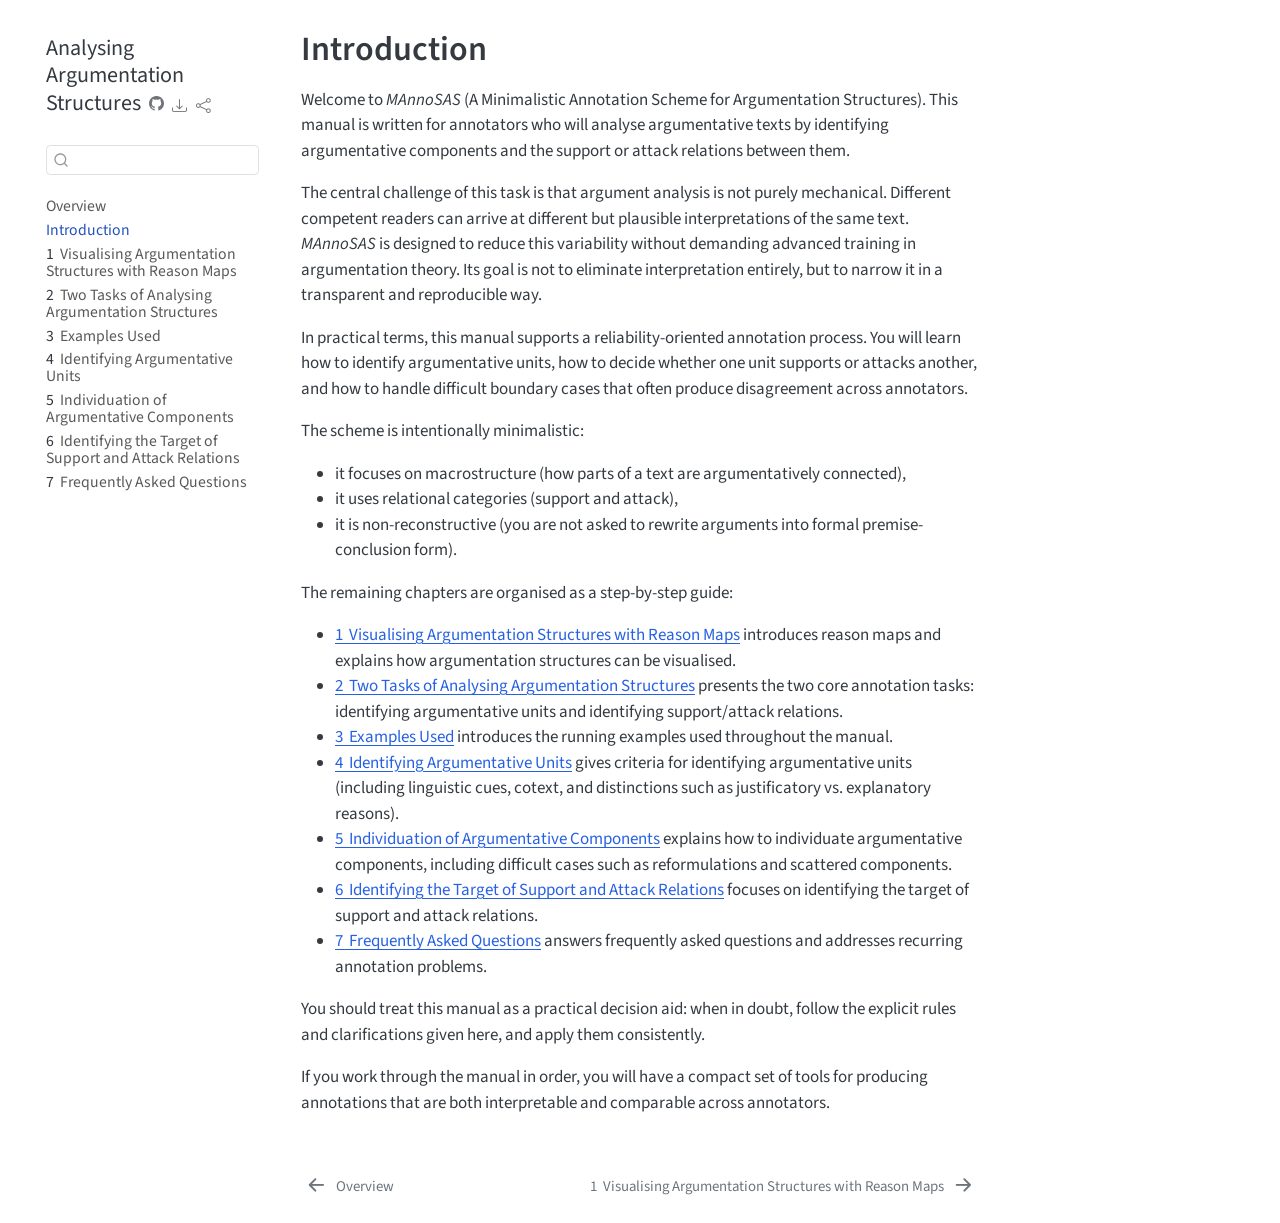
<file: docs/ch00.html>
<!DOCTYPE html>
<html xmlns="http://www.w3.org/1999/xhtml" lang="en" xml:lang="en"><head>

<meta charset="utf-8">
<meta name="generator" content="quarto-1.9.38">

<meta name="viewport" content="width=device-width, initial-scale=1.0, user-scalable=yes">

<meta name="description" content="These guidelines provide clarifications, maxims and hints that will help annotators to analyse the argumentation structure in argumentative texts.">

<title>Introduction – Analysing Argumentation Structures</title>
<style>
/* Default styles provided by pandoc.
** See https://pandoc.org/MANUAL.html#variables-for-html for config info.
*/
code{white-space: pre-wrap;}
span.smallcaps{font-variant: small-caps;}
div.columns{display: flex; gap: min(4vw, 1.5em);}
div.column{flex: auto; overflow-x: auto;}
div.hanging-indent{margin-left: 1.5em; text-indent: -1.5em;}
ul.task-list{list-style: none;}
ul.task-list li input[type="checkbox"] {
  width: 0.8em;
  margin: 0 0.8em 0.2em -1em; /* quarto-specific, see https://github.com/quarto-dev/quarto-cli/issues/4556 */ 
  vertical-align: middle;
}
</style>


<script src="site_libs/quarto-nav/quarto-nav.js"></script>
<script src="site_libs/quarto-nav/headroom.min.js"></script>
<script src="site_libs/clipboard/clipboard.min.js"></script>
<script src="site_libs/quarto-search/autocomplete.umd.js"></script>
<script src="site_libs/quarto-search/fuse.min.js"></script>
<script src="site_libs/quarto-search/quarto-search.js"></script>
<meta name="quarto:offset" content="./">
<link href="./ch01.html" rel="next">
<link href="./index.html" rel="prev">
<script src="site_libs/quarto-html/quarto.js" type="module"></script>
<script src="site_libs/quarto-html/tabsets/tabsets.js" type="module"></script>
<script src="site_libs/quarto-html/popper.min.js"></script>
<script src="site_libs/quarto-html/tippy.umd.min.js"></script>
<script src="site_libs/quarto-html/anchor.min.js"></script>
<link href="site_libs/quarto-html/tippy.css" rel="stylesheet">
<link href="site_libs/quarto-html/quarto-syntax-highlighting-15634bcf2e68342d4ad2dfa704d543f6.css" rel="stylesheet" id="quarto-text-highlighting-styles">
<script src="site_libs/bootstrap/bootstrap.min.js"></script>
<link href="site_libs/bootstrap/bootstrap-icons.css" rel="stylesheet">
<link href="site_libs/bootstrap/bootstrap-9e3e5b9121e68b3f077afb32f2c64d95.min.css" rel="stylesheet" append-hash="true" id="quarto-bootstrap" data-mode="light">
<script id="quarto-search-options" type="application/json">{
  "location": "sidebar",
  "copy-button": false,
  "collapse-after": 3,
  "panel-placement": "start",
  "type": "textbox",
  "limit": 50,
  "keyboard-shortcut": [
    "f",
    "/",
    "s"
  ],
  "show-item-context": false,
  "language": {
    "search-no-results-text": "No results",
    "search-matching-documents-text": "matching documents",
    "search-copy-link-title": "Copy link to search",
    "search-hide-matches-text": "Hide additional matches",
    "search-more-match-text": "more match in this document",
    "search-more-matches-text": "more matches in this document",
    "search-clear-button-title": "Clear",
    "search-text-placeholder": "",
    "search-detached-cancel-button-title": "Cancel",
    "search-submit-button-title": "Submit",
    "search-label": "Search"
  }
}</script>
<meta name="citation_pdf_url" content="https://sebastiancacean.de/mannosas/Analysing-Argumentation-Structures.pdf">
<meta name="DC.type" content="Text.Report">
<meta name="citation_publication_type" content="report">
<meta property="og:type" content="book">


<link rel="stylesheet" href="styles.css">
<meta property="og:title" content="Introduction – Analysing Argumentation Structures">
<meta property="og:description" content="These guidelines provide clarifications, maxims and hints that will help annotators to analyse the argumentation structure in argumentative texts.">
<meta property="og:image" content="https://sebastiancacean.de/mannosas/figures/featured.png">
<meta property="og:site_name" content="Analysing Argumentation Structures">
<meta property="og:image:height" content="998">
<meta property="og:image:width" content="1054">
<meta name="twitter:title" content="Introduction – Analysing Argumentation Structures">
<meta name="twitter:description" content="These guidelines provide clarifications, maxims and hints that will help annotators to analyse the argumentation structure in argumentative texts.">
<meta name="twitter:image" content="https://sebastiancacean.de/mannosas/figures/featured.png">
<meta name="twitter:image-height" content="998">
<meta name="twitter:image-width" content="1054">
<meta name="twitter:card" content="summary_large_image">
<meta name="citation_title" content="Analysing Argumentation Structures - A Minimalistic Annotation Scheme.">
<meta name="citation_abstract" content="These guidelines provide clarifications, maxims and hints that will help annotators to analyse the argumentation structure in argumentative texts.
">
<meta name="citation_author" content="Sebastian Cacean">
<meta name="citation_publication_date" content="2026-09-11">
<meta name="citation_cover_date" content="2026-09-11">
<meta name="citation_year" content="2026">
<meta name="citation_fulltext_html_url" content="https://sebastiancacean.de/mannosas/">
<meta name="citation_doi" content="10.5281/zenodo.22709968">
<meta name="citation_language" content="en">
<meta name="citation_technical_report_number" content="v1.0">
<meta name="citation_reference" content="citation_title=Opinion: Should we use gene editing to produce disease-free babies? A scientist who helped discover CRISPR weighs in.;,citation_abstract=Researchers recently reported that they were able to edit human embryos to fix a dangerous mutation. The technology is inching closer to reality, so we need to take a stand, says biochemist Jennife…;,citation_author=Jennifer A. Doudna;,citation_author=Samuel H. Sternberg;,citation_publication_date=2017-08;,citation_cover_date=2017-08;,citation_year=2017;,citation_fulltext_html_url=https://ideas.ted.com/opinion-should-we-use-gene-editing-to-produce-disease-free-babies-a-scientist-who-helped-discover-crispr-weighs-in/;,citation_language=en-US;,citation_journal_title=ideas.ted.com;">
<meta name="citation_reference" content="citation_title=Why We Still Need Affirmative Action;,citation_abstract=Harvard University is known for many things, including its academic prestige, its use as the primary filming location of “Legally Blonde,” and its controversial affirmative action policy.&nbsp; As much as we’d love to discuss “Legally Blonde,” it’s a perfect movie that can speak for itself. Instead, we’ve decided to tackle something slightly more unpopular: that...;,citation_author=Jarom Gordon;,citation_author=Miles Wang;,citation_publication_date=2019;,citation_cover_date=2019;,citation_year=2019;,citation_fulltext_html_url=https://www.themuseatdreyfoos.com/opinion/2019/12/09/on-affirmative-action/;,citation_journal_title=THE MUSE;">
<meta name="citation_reference" content="citation_title=Pro and Con: Should Gene Editing Be Performed on Human Embryos?;,citation_abstract=The most potent use of the new gene editing technique CRISPR is also the most controversial: tweaking the genomes of human embryos to eliminate genes that cause disease. We don’t allow it now. Should we ever?;,citation_author=John Harris;,citation_author=Marcy Darnovsky;,citation_publication_date=2018-11;,citation_cover_date=2018-11;,citation_year=2018;,citation_fulltext_html_url=https://www.nationalgeographic.com/magazine/article/human-gene-editing-pro-con-opinions;,citation_language=en-US;,citation_journal_title=Magazine;">
<meta name="citation_reference" content="citation_title=Opinion: CRISPR Technology Violates Informed Consent, May Usher Era of Eugenics;,citation_abstract=Gene editing has been an important biotechnological tool aimed at altering and correcting DNA. This technology could decrease risk for disease and change physical features. Due to these powerful sc…;,citation_author=Aliya Jain;,citation_publication_date=2021-05;,citation_cover_date=2021-05;,citation_year=2021;,citation_fulltext_html_url=https://bruinmedicalreview.com/2021/05/07/opinion-crispr-technology-violates-informed-consent-may-usher-era-of-eugenics/;,citation_language=en-US;,citation_journal_title=Bruin Medical Review;">
<meta name="citation_reference" content="citation_title=What are the Ethical Concerns of Genome Editing?;,citation_abstract=Most ethical discussions about genome editing center on human germline editing because changes are passed down to future generations.;,citation_author=undefined NHGRI;,citation_publication_date=2017;,citation_cover_date=2017;,citation_year=2017;,citation_fulltext_html_url=https://www.genome.gov/about-genomics/policy-issues/Genome-Editing/ethical-concerns;,citation_language=en-US;,citation_journal_title=Genome.gov;">
</head>

<body class="nav-sidebar floating quarto-light">

<div id="quarto-search-results"></div>
  <header id="quarto-header" class="headroom fixed-top">
  <nav class="quarto-secondary-nav">
    <div class="container-fluid d-flex">
      <button type="button" class="quarto-btn-toggle btn" data-bs-toggle="collapse" role="button" data-bs-target=".quarto-sidebar-collapse-item" aria-controls="quarto-sidebar" aria-expanded="false" aria-label="Toggle sidebar navigation" onclick="if (window.quartoToggleHeadroom) { window.quartoToggleHeadroom(); }">
        <i class="bi bi-layout-text-sidebar-reverse"></i>
      </button>
        <nav class="quarto-page-breadcrumbs" aria-label="breadcrumb"><ol class="breadcrumb"><li class="breadcrumb-item"><a href="./ch00.html">Introduction</a></li></ol></nav>
        <a class="flex-grow-1" role="navigation" data-bs-toggle="collapse" data-bs-target=".quarto-sidebar-collapse-item" aria-controls="quarto-sidebar" aria-expanded="false" aria-label="Toggle sidebar navigation" onclick="if (window.quartoToggleHeadroom) { window.quartoToggleHeadroom(); }">      
        </a>
      <button type="button" class="btn quarto-search-button" aria-label="Search" onclick="window.quartoOpenSearch();">
        <i class="bi bi-search"></i>
      </button>
    </div>
  </nav>
</header>
<!-- content -->
<div id="quarto-content" class="quarto-container page-columns page-rows-contents page-layout-article">
<!-- sidebar -->
  <nav id="quarto-sidebar" class="sidebar collapse collapse-horizontal quarto-sidebar-collapse-item sidebar-navigation floating overflow-auto">
    <div class="pt-lg-2 mt-2 text-left sidebar-header">
    <div class="sidebar-title mb-0 py-0">
      <a href="./">Analysing Argumentation Structures</a> 
        <div class="sidebar-tools-main tools-wide">
    <a href="https://github.com/xylomorph/mannosas/" title="Source Code" class="quarto-navigation-tool px-1" aria-label="Source Code"><i class="bi bi-github"></i></a>
    <div class="dropdown">
      <a href="" title="Download" id="quarto-navigation-tool-dropdown-0" class="quarto-navigation-tool dropdown-toggle px-1" data-bs-toggle="dropdown" aria-expanded="false" role="link" aria-label="Download"><i class="bi bi-download"></i></a>
      <ul class="dropdown-menu" aria-labelledby="quarto-navigation-tool-dropdown-0">
          <li>
            <a class="dropdown-item sidebar-tools-main-item" href="./Analysing-Argumentation-Structures.pdf">
              <i class="bi bi-file-pdf pe-1"></i>
            Download PDF
            </a>
          </li>
          <li>
            <a class="dropdown-item sidebar-tools-main-item" href="./Analysing-Argumentation-Structures.docx">
              <i class="bi bi-file-word pe-1"></i>
            Download Docx
            </a>
          </li>
      </ul>
    </div>
    <div class="dropdown">
      <a href="" title="Share" id="quarto-navigation-tool-dropdown-1" class="quarto-navigation-tool dropdown-toggle px-1" data-bs-toggle="dropdown" aria-expanded="false" role="link" aria-label="Share"><i class="bi bi-share"></i></a>
      <ul class="dropdown-menu" aria-labelledby="quarto-navigation-tool-dropdown-1">
          <li>
            <a class="dropdown-item sidebar-tools-main-item" href="https://twitter.com/intent/tweet?url=|url|">
              <i class="bi bi-twitter pe-1"></i>
            Twitter
            </a>
          </li>
          <li>
            <a class="dropdown-item sidebar-tools-main-item" href="https://www.linkedin.com/sharing/share-offsite/?url=|url|">
              <i class="bi bi-linkedin pe-1"></i>
            LinkedIn
            </a>
          </li>
      </ul>
    </div>
</div>
    </div>
      </div>
        <div class="mt-2 flex-shrink-0 align-items-center">
        <div class="sidebar-search">
        <div id="quarto-search" class="" title="Search"></div>
        </div>
        </div>
    <div class="sidebar-menu-container"> 
    <ul class="list-unstyled mt-1">
        <li class="sidebar-item">
  <div class="sidebar-item-container"> 
  <a href="./index.html" class="sidebar-item-text sidebar-link">
 <span class="menu-text">Overview</span></a>
  </div>
</li>
        <li class="sidebar-item">
  <div class="sidebar-item-container"> 
  <a href="./ch00.html" class="sidebar-item-text sidebar-link active">
 <span class="menu-text">Introduction</span></a>
  </div>
</li>
        <li class="sidebar-item">
  <div class="sidebar-item-container"> 
  <a href="./ch01.html" class="sidebar-item-text sidebar-link">
 <span class="menu-text"><span class="chapter-number">1</span>&nbsp; <span class="chapter-title">Visualising Argumentation Structures with Reason Maps</span></span></a>
  </div>
</li>
        <li class="sidebar-item">
  <div class="sidebar-item-container"> 
  <a href="./ch02.html" class="sidebar-item-text sidebar-link">
 <span class="menu-text"><span class="chapter-number">2</span>&nbsp; <span class="chapter-title">Two Tasks of Analysing Argumentation Structures</span></span></a>
  </div>
</li>
        <li class="sidebar-item">
  <div class="sidebar-item-container"> 
  <a href="./ch03.html" class="sidebar-item-text sidebar-link">
 <span class="menu-text"><span class="chapter-number">3</span>&nbsp; <span class="chapter-title">Examples Used</span></span></a>
  </div>
</li>
        <li class="sidebar-item">
  <div class="sidebar-item-container"> 
  <a href="./ch04.html" class="sidebar-item-text sidebar-link">
 <span class="menu-text"><span class="chapter-number">4</span>&nbsp; <span class="chapter-title">Identifying Argumentative Units</span></span></a>
  </div>
</li>
        <li class="sidebar-item">
  <div class="sidebar-item-container"> 
  <a href="./ch05.html" class="sidebar-item-text sidebar-link">
 <span class="menu-text"><span class="chapter-number">5</span>&nbsp; <span class="chapter-title">Individuation of Argumentative Components</span></span></a>
  </div>
</li>
        <li class="sidebar-item">
  <div class="sidebar-item-container"> 
  <a href="./ch06.html" class="sidebar-item-text sidebar-link">
 <span class="menu-text"><span class="chapter-number">6</span>&nbsp; <span class="chapter-title">Identifying the Target of Support and Attack Relations</span></span></a>
  </div>
</li>
        <li class="sidebar-item">
  <div class="sidebar-item-container"> 
  <a href="./ch07.html" class="sidebar-item-text sidebar-link">
 <span class="menu-text"><span class="chapter-number">7</span>&nbsp; <span class="chapter-title">Frequently Asked Questions</span></span></a>
  </div>
</li>
    </ul>
    </div>
</nav>
<div id="quarto-sidebar-glass" class="quarto-sidebar-collapse-item" data-bs-toggle="collapse" data-bs-target=".quarto-sidebar-collapse-item"></div>
<!-- margin-sidebar -->
    <div id="quarto-margin-sidebar" class="sidebar margin-sidebar zindex-bottom">
        
    </div>
<!-- main -->
<main class="content" id="quarto-document-content">

<header id="title-block-header" class="quarto-title-block default">
<div class="quarto-title">
<h1 class="title">Introduction</h1>
</div>



<div class="quarto-title-meta">

    
  
    
  </div>
  


</header>


<p>Welcome to <em>MAnnoSAS</em> (A Minimalistic Annotation Scheme for Argumentation Structures). This manual is written for annotators who will analyse argumentative texts by identifying argumentative components and the support or attack relations between them.</p>
<p>The central challenge of this task is that argument analysis is not purely mechanical. Different competent readers can arrive at different but plausible interpretations of the same text. <em>MAnnoSAS</em> is designed to reduce this variability without demanding advanced training in argumentation theory. Its goal is not to eliminate interpretation entirely, but to narrow it in a transparent and reproducible way.</p>
<p>In practical terms, this manual supports a reliability-oriented annotation process. You will learn how to identify argumentative units, how to decide whether one unit supports or attacks another, and how to handle difficult boundary cases that often produce disagreement across annotators.</p>
<p>The scheme is intentionally minimalistic:</p>
<ul>
<li>it focuses on macrostructure (how parts of a text are argumentatively connected),</li>
<li>it uses relational categories (support and attack),</li>
<li>it is non-reconstructive (you are not asked to rewrite arguments into formal premise-conclusion form).</li>
</ul>
<p>The remaining chapters are organised as a step-by-step guide:</p>
<ul>
<li><strong><a href="ch01.html" class="quarto-xref"><span>1&nbsp; Visualising Argumentation Structures with Reason Maps</span></a></strong> introduces reason maps and explains how argumentation structures can be visualised.</li>
<li><strong><a href="ch02.html" class="quarto-xref"><span>2&nbsp; Two Tasks of Analysing Argumentation Structures</span></a></strong> presents the two core annotation tasks: identifying argumentative units and identifying support/attack relations.</li>
<li><strong><a href="ch03.html" class="quarto-xref"><span>3&nbsp; Examples Used</span></a></strong> introduces the running examples used throughout the manual.</li>
<li><strong><a href="ch04.html" class="quarto-xref"><span>4&nbsp; Identifying Argumentative Units</span></a></strong> gives criteria for identifying argumentative units (including linguistic cues, cotext, and distinctions such as justificatory vs.&nbsp;explanatory reasons).</li>
<li><strong><a href="ch05.html" class="quarto-xref"><span>5&nbsp; Individuation of Argumentative Components</span></a></strong> explains how to individuate argumentative components, including difficult cases such as reformulations and scattered components.</li>
<li><strong><a href="ch06.html" class="quarto-xref"><span>6&nbsp; Identifying the Target of Support and Attack Relations</span></a></strong> focuses on identifying the target of support and attack relations.</li>
<li><strong><a href="ch07.html" class="quarto-xref"><span>7&nbsp; Frequently Asked Questions</span></a></strong> answers frequently asked questions and addresses recurring annotation problems.</li>
</ul>
<p>You should treat this manual as a practical decision aid: when in doubt, follow the explicit rules and clarifications given here, and apply them consistently.</p>
<p>If you work through the manual in order, you will have a compact set of tools for producing annotations that are both interpretable and comparable across annotators.</p>



</main> <!-- /main -->
<script id="quarto-html-after-body" type="application/javascript">
  window.document.addEventListener("DOMContentLoaded", function (event) {
    const icon = "";
    const anchorJS = new window.AnchorJS();
    anchorJS.options = {
      placement: 'right',
      icon: icon
    };
    anchorJS.add('.anchored');
    const isCodeAnnotation = (el) => {
      for (const clz of el.classList) {
        if (clz.startsWith('code-annotation-')) {                     
          return true;
        }
      }
      return false;
    }
    const onCopySuccess = function(e) {
      // button target
      const button = e.trigger;
      // don't keep focus
      button.blur();
      // flash "checked"
      button.classList.add('code-copy-button-checked');
      var currentTitle = button.getAttribute("title");
      button.setAttribute("title", "Copied!");
      let tooltip;
      if (window.bootstrap) {
        button.setAttribute("data-bs-toggle", "tooltip");
        button.setAttribute("data-bs-placement", "left");
        button.setAttribute("data-bs-title", "Copied!");
        tooltip = new bootstrap.Tooltip(button, 
          { trigger: "manual", 
            customClass: "code-copy-button-tooltip",
            offset: [0, -8]});
        tooltip.show();    
      }
      setTimeout(function() {
        if (tooltip) {
          tooltip.hide();
          button.removeAttribute("data-bs-title");
          button.removeAttribute("data-bs-toggle");
          button.removeAttribute("data-bs-placement");
        }
        button.setAttribute("title", currentTitle);
        button.classList.remove('code-copy-button-checked');
      }, 1000);
      // clear code selection
      e.clearSelection();
    }
    const getTextToCopy = function(trigger) {
      const outerScaffold = trigger.parentElement.cloneNode(true);
      const codeEl = outerScaffold.querySelector('code');
      for (const childEl of codeEl.children) {
        if (isCodeAnnotation(childEl)) {
          childEl.remove();
        }
      }
      return codeEl.innerText;
    }
    const clipboard = new window.ClipboardJS('.code-copy-button:not([data-in-quarto-modal])', {
      text: getTextToCopy
    });
    clipboard.on('success', onCopySuccess);
    if (window.document.getElementById('quarto-embedded-source-code-modal')) {
      const clipboardModal = new window.ClipboardJS('.code-copy-button[data-in-quarto-modal]', {
        text: getTextToCopy,
        container: window.document.getElementById('quarto-embedded-source-code-modal')
      });
      clipboardModal.on('success', onCopySuccess);
    }
      var localhostRegex = new RegExp(/^(?:http|https):\/\/localhost\:?[0-9]*\//);
      var mailtoRegex = new RegExp(/^mailto:/);
        var filterRegex = new RegExp("https:\/\/sebastiancacean\.de\/mannosas\/");
      var isInternal = (href) => {
          return filterRegex.test(href) || localhostRegex.test(href) || mailtoRegex.test(href);
      }
      // Inspect non-navigation links and adorn them if external
     var links = window.document.querySelectorAll('a[href]:not(.nav-link):not(.navbar-brand):not(.toc-action):not(.sidebar-link):not(.sidebar-item-toggle):not(.pagination-link):not(.no-external):not([aria-hidden]):not(.dropdown-item):not(.quarto-navigation-tool):not(.about-link)');
      for (var i=0; i<links.length; i++) {
        const link = links[i];
        if (!isInternal(link.href)) {
          // undo the damage that might have been done by quarto-nav.js in the case of
          // links that we want to consider external
          if (link.dataset.originalHref !== undefined) {
            link.href = link.dataset.originalHref;
          }
            // target, if specified
            link.setAttribute("target", "_blank");
            if (link.getAttribute("rel") === null) {
              link.setAttribute("rel", "noopener");
            }
        }
      }
    function tippyHover(el, contentFn, onTriggerFn, onUntriggerFn) {
      const config = {
        allowHTML: true,
        maxWidth: 500,
        delay: 100,
        arrow: false,
        appendTo: function(el) {
            return el.parentElement;
        },
        interactive: true,
        interactiveBorder: 10,
        theme: 'quarto',
        placement: 'bottom-start',
      };
      if (contentFn) {
        config.content = contentFn;
      }
      if (onTriggerFn) {
        config.onTrigger = onTriggerFn;
      }
      if (onUntriggerFn) {
        config.onUntrigger = onUntriggerFn;
      }
      window.tippy(el, config); 
    }
    const noterefs = window.document.querySelectorAll('a[role="doc-noteref"]');
    for (var i=0; i<noterefs.length; i++) {
      const ref = noterefs[i];
      tippyHover(ref, function() {
        // use id or data attribute instead here
        let href = ref.getAttribute('data-footnote-href') || ref.getAttribute('href');
        try { href = new URL(href).hash; } catch {}
        const id = href.replace(/^#\/?/, "");
        const note = window.document.getElementById(id);
        if (note) {
          return note.innerHTML;
        } else {
          return "";
        }
      });
    }
    const xrefs = window.document.querySelectorAll('a.quarto-xref');
    const processXRef = (id, note) => {
      // Strip column container classes
      const stripColumnClz = (el) => {
        el.classList.remove("page-full", "page-columns");
        if (el.children) {
          for (const child of el.children) {
            stripColumnClz(child);
          }
        }
      }
      stripColumnClz(note)
      if (id === null || id.startsWith('sec-')) {
        // Special case sections, only their first couple elements
        const container = document.createElement("div");
        if (note.children && note.children.length > 2) {
          container.appendChild(note.children[0].cloneNode(true));
          for (let i = 1; i < note.children.length; i++) {
            const child = note.children[i];
            if (child.tagName === "P" && child.innerText === "") {
              continue;
            } else {
              container.appendChild(child.cloneNode(true));
              break;
            }
          }
          if (window.Quarto?.typesetMath) {
            window.Quarto.typesetMath(container);
          }
          return container.innerHTML
        } else {
          if (window.Quarto?.typesetMath) {
            window.Quarto.typesetMath(note);
          }
          return note.innerHTML;
        }
      } else {
        // Remove any anchor links if they are present
        const anchorLink = note.querySelector('a.anchorjs-link');
        if (anchorLink) {
          anchorLink.remove();
        }
        if (window.Quarto?.typesetMath) {
          window.Quarto.typesetMath(note);
        }
        if (note.classList.contains("callout")) {
          return note.outerHTML;
        } else {
          return note.innerHTML;
        }
      }
    }
    for (var i=0; i<xrefs.length; i++) {
      const xref = xrefs[i];
      tippyHover(xref, undefined, function(instance) {
        instance.disable();
        let url = xref.getAttribute('href');
        let hash = undefined; 
        if (url.startsWith('#')) {
          hash = url;
        } else {
          try { hash = new URL(url).hash; } catch {}
        }
        if (hash) {
          const id = hash.replace(/^#\/?/, "");
          const note = window.document.getElementById(id);
          if (note !== null) {
            try {
              const html = processXRef(id, note.cloneNode(true));
              instance.setContent(html);
            } finally {
              instance.enable();
              instance.show();
            }
          } else {
            // See if we can fetch this
            fetch(url.split('#')[0])
            .then(res => res.text())
            .then(html => {
              const parser = new DOMParser();
              const htmlDoc = parser.parseFromString(html, "text/html");
              const note = htmlDoc.getElementById(id);
              if (note !== null) {
                const html = processXRef(id, note);
                instance.setContent(html);
              } 
            }).finally(() => {
              instance.enable();
              instance.show();
            });
          }
        } else {
          // See if we can fetch a full url (with no hash to target)
          // This is a special case and we should probably do some content thinning / targeting
          fetch(url)
          .then(res => res.text())
          .then(html => {
            const parser = new DOMParser();
            const htmlDoc = parser.parseFromString(html, "text/html");
            const note = htmlDoc.querySelector('main.content');
            if (note !== null) {
              // This should only happen for chapter cross references
              // (since there is no id in the URL)
              // remove the first header
              if (note.children.length > 0 && note.children[0].tagName === "HEADER") {
                note.children[0].remove();
              }
              const html = processXRef(null, note);
              instance.setContent(html);
            } 
          }).finally(() => {
            instance.enable();
            instance.show();
          });
        }
      }, function(instance) {
      });
    }
        let selectedAnnoteEl;
        const selectorForAnnotation = ( cell, annotation) => {
          let cellAttr = 'data-code-cell="' + cell + '"';
          let lineAttr = 'data-code-annotation="' +  annotation + '"';
          const selector = 'span[' + cellAttr + '][' + lineAttr + ']';
          return selector;
        }
        const selectCodeLines = (annoteEl) => {
          const doc = window.document;
          const targetCell = annoteEl.getAttribute("data-target-cell");
          const targetAnnotation = annoteEl.getAttribute("data-target-annotation");
          const annoteSpan = window.document.querySelector(selectorForAnnotation(targetCell, targetAnnotation));
          const lines = annoteSpan.getAttribute("data-code-lines").split(",");
          const lineIds = lines.map((line) => {
            return targetCell + "-" + line;
          })
          let top = null;
          let height = null;
          let parent = null;
          if (lineIds.length > 0) {
              //compute the position of the single el (top and bottom and make a div)
              const el = window.document.getElementById(lineIds[0]);
              top = el.offsetTop;
              height = el.offsetHeight;
              parent = el.parentElement.parentElement;
            if (lineIds.length > 1) {
              const lastEl = window.document.getElementById(lineIds[lineIds.length - 1]);
              const bottom = lastEl.offsetTop + lastEl.offsetHeight;
              height = bottom - top;
            }
            if (top !== null && height !== null && parent !== null) {
              // cook up a div (if necessary) and position it 
              let div = window.document.getElementById("code-annotation-line-highlight");
              if (div === null) {
                div = window.document.createElement("div");
                div.setAttribute("id", "code-annotation-line-highlight");
                div.style.position = 'absolute';
                parent.appendChild(div);
              }
              div.style.top = top - 2 + "px";
              div.style.height = height + 4 + "px";
              div.style.left = 0;
              let gutterDiv = window.document.getElementById("code-annotation-line-highlight-gutter");
              if (gutterDiv === null) {
                gutterDiv = window.document.createElement("div");
                gutterDiv.setAttribute("id", "code-annotation-line-highlight-gutter");
                gutterDiv.style.position = 'absolute';
                const codeCell = window.document.getElementById(targetCell);
                const gutter = codeCell.querySelector('.code-annotation-gutter');
                gutter.appendChild(gutterDiv);
              }
              gutterDiv.style.top = top - 2 + "px";
              gutterDiv.style.height = height + 4 + "px";
            }
            selectedAnnoteEl = annoteEl;
          }
        };
        const unselectCodeLines = () => {
          const elementsIds = ["code-annotation-line-highlight", "code-annotation-line-highlight-gutter"];
          elementsIds.forEach((elId) => {
            const div = window.document.getElementById(elId);
            if (div) {
              div.remove();
            }
          });
          selectedAnnoteEl = undefined;
        };
          // Handle positioning of the toggle
      window.addEventListener(
        "resize",
        throttle(() => {
          elRect = undefined;
          if (selectedAnnoteEl) {
            selectCodeLines(selectedAnnoteEl);
          }
        }, 10)
      );
      function throttle(fn, ms) {
      let throttle = false;
      let timer;
        return (...args) => {
          if(!throttle) { // first call gets through
              fn.apply(this, args);
              throttle = true;
          } else { // all the others get throttled
              if(timer) clearTimeout(timer); // cancel #2
              timer = setTimeout(() => {
                fn.apply(this, args);
                timer = throttle = false;
              }, ms);
          }
        };
      }
        // Attach click handler to the DT
        const annoteDls = window.document.querySelectorAll('dt[data-target-cell]');
        for (const annoteDlNode of annoteDls) {
          annoteDlNode.addEventListener('click', (event) => {
            const clickedEl = event.target;
            if (clickedEl !== selectedAnnoteEl) {
              unselectCodeLines();
              const activeEl = window.document.querySelector('dt[data-target-cell].code-annotation-active');
              if (activeEl) {
                activeEl.classList.remove('code-annotation-active');
              }
              selectCodeLines(clickedEl);
              clickedEl.classList.add('code-annotation-active');
            } else {
              // Unselect the line
              unselectCodeLines();
              clickedEl.classList.remove('code-annotation-active');
            }
          });
        }
    const findCites = (el) => {
      const parentEl = el.parentElement;
      if (parentEl) {
        const cites = parentEl.dataset.cites;
        if (cites) {
          return {
            el,
            cites: cites.split(' ')
          };
        } else {
          return findCites(el.parentElement)
        }
      } else {
        return undefined;
      }
    };
    var bibliorefs = window.document.querySelectorAll('a[role="doc-biblioref"]');
    for (var i=0; i<bibliorefs.length; i++) {
      const ref = bibliorefs[i];
      const citeInfo = findCites(ref);
      if (citeInfo) {
        tippyHover(citeInfo.el, function() {
          var popup = window.document.createElement('div');
          citeInfo.cites.forEach(function(cite) {
            var citeDiv = window.document.createElement('div');
            citeDiv.classList.add('hanging-indent');
            citeDiv.classList.add('csl-entry');
            var biblioDiv = window.document.getElementById('ref-' + cite);
            if (biblioDiv) {
              citeDiv.innerHTML = biblioDiv.innerHTML;
            }
            popup.appendChild(citeDiv);
          });
          return popup.innerHTML;
        });
      }
    }
  });
  </script>
<nav class="page-navigation">
  <div class="nav-page nav-page-previous">
      <a href="./index.html" class="pagination-link" aria-label="Overview">
        <i class="bi bi-arrow-left-short"></i> <span class="nav-page-text">Overview</span>
      </a>          
  </div>
  <div class="nav-page nav-page-next">
      <a href="./ch01.html" class="pagination-link" aria-label="Visualising Argumentation Structures with Reason Maps">
        <span class="nav-page-text"><span class="chapter-number">1</span>&nbsp; <span class="chapter-title">Visualising Argumentation Structures with Reason Maps</span></span> <i class="bi bi-arrow-right-short"></i>
      </a>
  </div>
</nav>
</div> <!-- /content -->




</body></html>
</file>
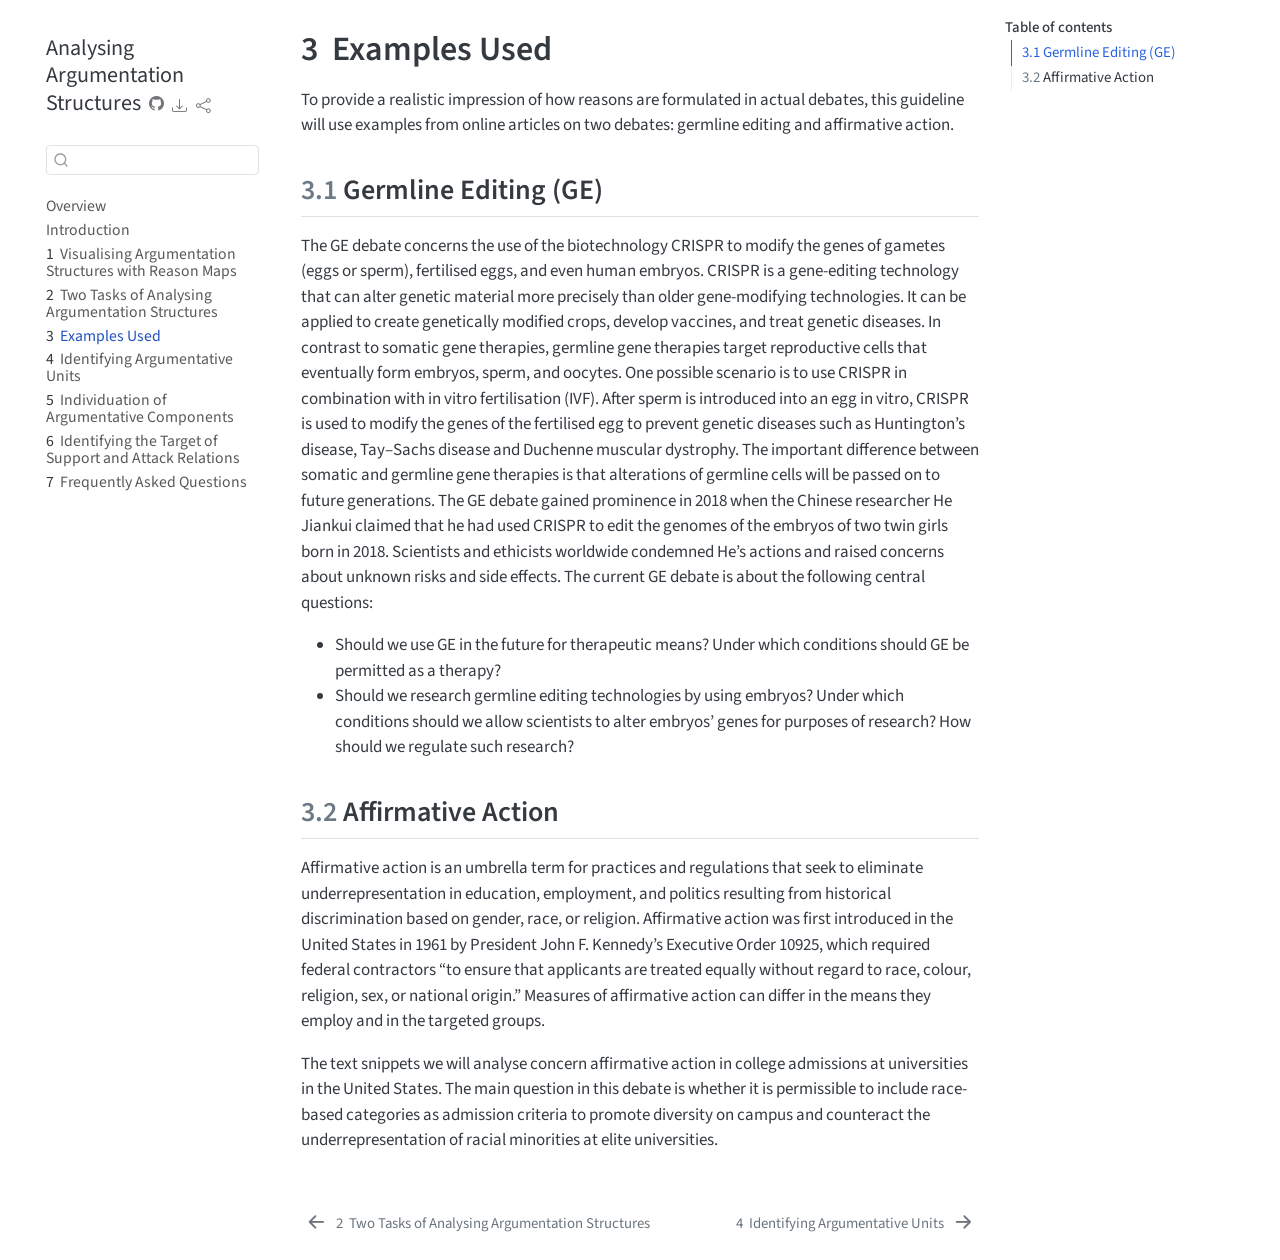
<file: docs/ch03.html>
<!DOCTYPE html>
<html xmlns="http://www.w3.org/1999/xhtml" lang="en" xml:lang="en"><head>

<meta charset="utf-8">
<meta name="generator" content="quarto-1.9.38">

<meta name="viewport" content="width=device-width, initial-scale=1.0, user-scalable=yes">

<meta name="description" content="These guidelines provide clarifications, maxims and hints that will help annotators to analyse the argumentation structure in argumentative texts.">

<title>3&nbsp; Examples Used – Analysing Argumentation Structures</title>
<style>
/* Default styles provided by pandoc.
** See https://pandoc.org/MANUAL.html#variables-for-html for config info.
*/
code{white-space: pre-wrap;}
span.smallcaps{font-variant: small-caps;}
div.columns{display: flex; gap: min(4vw, 1.5em);}
div.column{flex: auto; overflow-x: auto;}
div.hanging-indent{margin-left: 1.5em; text-indent: -1.5em;}
ul.task-list{list-style: none;}
ul.task-list li input[type="checkbox"] {
  width: 0.8em;
  margin: 0 0.8em 0.2em -1em; /* quarto-specific, see https://github.com/quarto-dev/quarto-cli/issues/4556 */ 
  vertical-align: middle;
}
</style>


<script src="site_libs/quarto-nav/quarto-nav.js"></script>
<script src="site_libs/quarto-nav/headroom.min.js"></script>
<script src="site_libs/clipboard/clipboard.min.js"></script>
<script src="site_libs/quarto-search/autocomplete.umd.js"></script>
<script src="site_libs/quarto-search/fuse.min.js"></script>
<script src="site_libs/quarto-search/quarto-search.js"></script>
<meta name="quarto:offset" content="./">
<link href="./ch04.html" rel="next">
<link href="./ch02.html" rel="prev">
<script src="site_libs/quarto-html/quarto.js" type="module"></script>
<script src="site_libs/quarto-html/tabsets/tabsets.js" type="module"></script>
<script src="site_libs/quarto-html/popper.min.js"></script>
<script src="site_libs/quarto-html/tippy.umd.min.js"></script>
<script src="site_libs/quarto-html/anchor.min.js"></script>
<link href="site_libs/quarto-html/tippy.css" rel="stylesheet">
<link href="site_libs/quarto-html/quarto-syntax-highlighting-15634bcf2e68342d4ad2dfa704d543f6.css" rel="stylesheet" id="quarto-text-highlighting-styles">
<script src="site_libs/bootstrap/bootstrap.min.js"></script>
<link href="site_libs/bootstrap/bootstrap-icons.css" rel="stylesheet">
<link href="site_libs/bootstrap/bootstrap-9e3e5b9121e68b3f077afb32f2c64d95.min.css" rel="stylesheet" append-hash="true" id="quarto-bootstrap" data-mode="light">
<script id="quarto-search-options" type="application/json">{
  "location": "sidebar",
  "copy-button": false,
  "collapse-after": 3,
  "panel-placement": "start",
  "type": "textbox",
  "limit": 50,
  "keyboard-shortcut": [
    "f",
    "/",
    "s"
  ],
  "show-item-context": false,
  "language": {
    "search-no-results-text": "No results",
    "search-matching-documents-text": "matching documents",
    "search-copy-link-title": "Copy link to search",
    "search-hide-matches-text": "Hide additional matches",
    "search-more-match-text": "more match in this document",
    "search-more-matches-text": "more matches in this document",
    "search-clear-button-title": "Clear",
    "search-text-placeholder": "",
    "search-detached-cancel-button-title": "Cancel",
    "search-submit-button-title": "Submit",
    "search-label": "Search"
  }
}</script>
<meta name="citation_pdf_url" content="https://sebastiancacean.de/mannosas/Analysing-Argumentation-Structures.pdf">
<meta name="DC.type" content="Text.Report">
<meta name="citation_publication_type" content="report">
<meta property="og:type" content="book">


<link rel="stylesheet" href="styles.css">
<meta property="og:title" content="3&nbsp; Examples Used – Analysing Argumentation Structures">
<meta property="og:description" content="These guidelines provide clarifications, maxims and hints that will help annotators to analyse the argumentation structure in argumentative texts.">
<meta property="og:image" content="https://sebastiancacean.de/mannosas/figures/featured.png">
<meta property="og:site_name" content="Analysing Argumentation Structures">
<meta property="og:image:height" content="998">
<meta property="og:image:width" content="1054">
<meta name="twitter:title" content="3&nbsp; Examples Used – Analysing Argumentation Structures">
<meta name="twitter:description" content="These guidelines provide clarifications, maxims and hints that will help annotators to analyse the argumentation structure in argumentative texts.">
<meta name="twitter:image" content="https://sebastiancacean.de/mannosas/figures/featured.png">
<meta name="twitter:image-height" content="998">
<meta name="twitter:image-width" content="1054">
<meta name="twitter:card" content="summary_large_image">
<meta name="citation_title" content="Analysing Argumentation Structures - A Minimalistic Annotation Scheme.">
<meta name="citation_abstract" content="These guidelines provide clarifications, maxims and hints that will help annotators to analyse the argumentation structure in argumentative texts.
">
<meta name="citation_author" content="Sebastian Cacean">
<meta name="citation_publication_date" content="2026-09-11">
<meta name="citation_cover_date" content="2026-09-11">
<meta name="citation_year" content="2026">
<meta name="citation_fulltext_html_url" content="https://sebastiancacean.de/mannosas/">
<meta name="citation_doi" content="10.5281/zenodo.22709968">
<meta name="citation_language" content="en">
<meta name="citation_technical_report_number" content="v1.0">
<meta name="citation_reference" content="citation_title=Opinion: Should we use gene editing to produce disease-free babies? A scientist who helped discover CRISPR weighs in.;,citation_abstract=Researchers recently reported that they were able to edit human embryos to fix a dangerous mutation. The technology is inching closer to reality, so we need to take a stand, says biochemist Jennife…;,citation_author=Jennifer A. Doudna;,citation_author=Samuel H. Sternberg;,citation_publication_date=2017-08;,citation_cover_date=2017-08;,citation_year=2017;,citation_fulltext_html_url=https://ideas.ted.com/opinion-should-we-use-gene-editing-to-produce-disease-free-babies-a-scientist-who-helped-discover-crispr-weighs-in/;,citation_language=en-US;,citation_journal_title=ideas.ted.com;">
<meta name="citation_reference" content="citation_title=Why We Still Need Affirmative Action;,citation_abstract=Harvard University is known for many things, including its academic prestige, its use as the primary filming location of “Legally Blonde,” and its controversial affirmative action policy.&nbsp; As much as we’d love to discuss “Legally Blonde,” it’s a perfect movie that can speak for itself. Instead, we’ve decided to tackle something slightly more unpopular: that...;,citation_author=Jarom Gordon;,citation_author=Miles Wang;,citation_publication_date=2019;,citation_cover_date=2019;,citation_year=2019;,citation_fulltext_html_url=https://www.themuseatdreyfoos.com/opinion/2019/12/09/on-affirmative-action/;,citation_journal_title=THE MUSE;">
<meta name="citation_reference" content="citation_title=Pro and Con: Should Gene Editing Be Performed on Human Embryos?;,citation_abstract=The most potent use of the new gene editing technique CRISPR is also the most controversial: tweaking the genomes of human embryos to eliminate genes that cause disease. We don’t allow it now. Should we ever?;,citation_author=John Harris;,citation_author=Marcy Darnovsky;,citation_publication_date=2018-11;,citation_cover_date=2018-11;,citation_year=2018;,citation_fulltext_html_url=https://www.nationalgeographic.com/magazine/article/human-gene-editing-pro-con-opinions;,citation_language=en-US;,citation_journal_title=Magazine;">
<meta name="citation_reference" content="citation_title=Opinion: CRISPR Technology Violates Informed Consent, May Usher Era of Eugenics;,citation_abstract=Gene editing has been an important biotechnological tool aimed at altering and correcting DNA. This technology could decrease risk for disease and change physical features. Due to these powerful sc…;,citation_author=Aliya Jain;,citation_publication_date=2021-05;,citation_cover_date=2021-05;,citation_year=2021;,citation_fulltext_html_url=https://bruinmedicalreview.com/2021/05/07/opinion-crispr-technology-violates-informed-consent-may-usher-era-of-eugenics/;,citation_language=en-US;,citation_journal_title=Bruin Medical Review;">
<meta name="citation_reference" content="citation_title=What are the Ethical Concerns of Genome Editing?;,citation_abstract=Most ethical discussions about genome editing center on human germline editing because changes are passed down to future generations.;,citation_author=undefined NHGRI;,citation_publication_date=2017;,citation_cover_date=2017;,citation_year=2017;,citation_fulltext_html_url=https://www.genome.gov/about-genomics/policy-issues/Genome-Editing/ethical-concerns;,citation_language=en-US;,citation_journal_title=Genome.gov;">
</head>

<body class="nav-sidebar floating quarto-light">

<div id="quarto-search-results"></div>
  <header id="quarto-header" class="headroom fixed-top">
  <nav class="quarto-secondary-nav">
    <div class="container-fluid d-flex">
      <button type="button" class="quarto-btn-toggle btn" data-bs-toggle="collapse" role="button" data-bs-target=".quarto-sidebar-collapse-item" aria-controls="quarto-sidebar" aria-expanded="false" aria-label="Toggle sidebar navigation" onclick="if (window.quartoToggleHeadroom) { window.quartoToggleHeadroom(); }">
        <i class="bi bi-layout-text-sidebar-reverse"></i>
      </button>
        <nav class="quarto-page-breadcrumbs" aria-label="breadcrumb"><ol class="breadcrumb"><li class="breadcrumb-item"><a href="./ch03.html"><span class="chapter-number">3</span>&nbsp; <span class="chapter-title">Examples Used</span></a></li></ol></nav>
        <a class="flex-grow-1" role="navigation" data-bs-toggle="collapse" data-bs-target=".quarto-sidebar-collapse-item" aria-controls="quarto-sidebar" aria-expanded="false" aria-label="Toggle sidebar navigation" onclick="if (window.quartoToggleHeadroom) { window.quartoToggleHeadroom(); }">      
        </a>
      <button type="button" class="btn quarto-search-button" aria-label="Search" onclick="window.quartoOpenSearch();">
        <i class="bi bi-search"></i>
      </button>
    </div>
  </nav>
</header>
<!-- content -->
<div id="quarto-content" class="quarto-container page-columns page-rows-contents page-layout-article">
<!-- sidebar -->
  <nav id="quarto-sidebar" class="sidebar collapse collapse-horizontal quarto-sidebar-collapse-item sidebar-navigation floating overflow-auto">
    <div class="pt-lg-2 mt-2 text-left sidebar-header">
    <div class="sidebar-title mb-0 py-0">
      <a href="./">Analysing Argumentation Structures</a> 
        <div class="sidebar-tools-main tools-wide">
    <a href="https://github.com/xylomorph/mannosas/" title="Source Code" class="quarto-navigation-tool px-1" aria-label="Source Code"><i class="bi bi-github"></i></a>
    <div class="dropdown">
      <a href="" title="Download" id="quarto-navigation-tool-dropdown-0" class="quarto-navigation-tool dropdown-toggle px-1" data-bs-toggle="dropdown" aria-expanded="false" role="link" aria-label="Download"><i class="bi bi-download"></i></a>
      <ul class="dropdown-menu" aria-labelledby="quarto-navigation-tool-dropdown-0">
          <li>
            <a class="dropdown-item sidebar-tools-main-item" href="./Analysing-Argumentation-Structures.pdf">
              <i class="bi bi-file-pdf pe-1"></i>
            Download PDF
            </a>
          </li>
          <li>
            <a class="dropdown-item sidebar-tools-main-item" href="./Analysing-Argumentation-Structures.docx">
              <i class="bi bi-file-word pe-1"></i>
            Download Docx
            </a>
          </li>
      </ul>
    </div>
    <div class="dropdown">
      <a href="" title="Share" id="quarto-navigation-tool-dropdown-1" class="quarto-navigation-tool dropdown-toggle px-1" data-bs-toggle="dropdown" aria-expanded="false" role="link" aria-label="Share"><i class="bi bi-share"></i></a>
      <ul class="dropdown-menu" aria-labelledby="quarto-navigation-tool-dropdown-1">
          <li>
            <a class="dropdown-item sidebar-tools-main-item" href="https://twitter.com/intent/tweet?url=|url|">
              <i class="bi bi-twitter pe-1"></i>
            Twitter
            </a>
          </li>
          <li>
            <a class="dropdown-item sidebar-tools-main-item" href="https://www.linkedin.com/sharing/share-offsite/?url=|url|">
              <i class="bi bi-linkedin pe-1"></i>
            LinkedIn
            </a>
          </li>
      </ul>
    </div>
</div>
    </div>
      </div>
        <div class="mt-2 flex-shrink-0 align-items-center">
        <div class="sidebar-search">
        <div id="quarto-search" class="" title="Search"></div>
        </div>
        </div>
    <div class="sidebar-menu-container"> 
    <ul class="list-unstyled mt-1">
        <li class="sidebar-item">
  <div class="sidebar-item-container"> 
  <a href="./index.html" class="sidebar-item-text sidebar-link">
 <span class="menu-text">Overview</span></a>
  </div>
</li>
        <li class="sidebar-item">
  <div class="sidebar-item-container"> 
  <a href="./ch00.html" class="sidebar-item-text sidebar-link">
 <span class="menu-text">Introduction</span></a>
  </div>
</li>
        <li class="sidebar-item">
  <div class="sidebar-item-container"> 
  <a href="./ch01.html" class="sidebar-item-text sidebar-link">
 <span class="menu-text"><span class="chapter-number">1</span>&nbsp; <span class="chapter-title">Visualising Argumentation Structures with Reason Maps</span></span></a>
  </div>
</li>
        <li class="sidebar-item">
  <div class="sidebar-item-container"> 
  <a href="./ch02.html" class="sidebar-item-text sidebar-link">
 <span class="menu-text"><span class="chapter-number">2</span>&nbsp; <span class="chapter-title">Two Tasks of Analysing Argumentation Structures</span></span></a>
  </div>
</li>
        <li class="sidebar-item">
  <div class="sidebar-item-container"> 
  <a href="./ch03.html" class="sidebar-item-text sidebar-link active">
 <span class="menu-text"><span class="chapter-number">3</span>&nbsp; <span class="chapter-title">Examples Used</span></span></a>
  </div>
</li>
        <li class="sidebar-item">
  <div class="sidebar-item-container"> 
  <a href="./ch04.html" class="sidebar-item-text sidebar-link">
 <span class="menu-text"><span class="chapter-number">4</span>&nbsp; <span class="chapter-title">Identifying Argumentative Units</span></span></a>
  </div>
</li>
        <li class="sidebar-item">
  <div class="sidebar-item-container"> 
  <a href="./ch05.html" class="sidebar-item-text sidebar-link">
 <span class="menu-text"><span class="chapter-number">5</span>&nbsp; <span class="chapter-title">Individuation of Argumentative Components</span></span></a>
  </div>
</li>
        <li class="sidebar-item">
  <div class="sidebar-item-container"> 
  <a href="./ch06.html" class="sidebar-item-text sidebar-link">
 <span class="menu-text"><span class="chapter-number">6</span>&nbsp; <span class="chapter-title">Identifying the Target of Support and Attack Relations</span></span></a>
  </div>
</li>
        <li class="sidebar-item">
  <div class="sidebar-item-container"> 
  <a href="./ch07.html" class="sidebar-item-text sidebar-link">
 <span class="menu-text"><span class="chapter-number">7</span>&nbsp; <span class="chapter-title">Frequently Asked Questions</span></span></a>
  </div>
</li>
    </ul>
    </div>
</nav>
<div id="quarto-sidebar-glass" class="quarto-sidebar-collapse-item" data-bs-toggle="collapse" data-bs-target=".quarto-sidebar-collapse-item"></div>
<!-- margin-sidebar -->
    <div id="quarto-margin-sidebar" class="sidebar margin-sidebar">
        <nav id="TOC" role="doc-toc" class="toc-active">
    <h2 id="toc-title">Table of contents</h2>
   
  <ul>
  <li><a href="#germline-editing-ge" id="toc-germline-editing-ge" class="nav-link active" data-scroll-target="#germline-editing-ge"><span class="header-section-number">3.1</span> Germline Editing (GE)</a></li>
  <li><a href="#affirmative-action" id="toc-affirmative-action" class="nav-link" data-scroll-target="#affirmative-action"><span class="header-section-number">3.2</span> Affirmative Action</a></li>
  </ul>
</nav>
    </div>
<!-- main -->
<main class="content" id="quarto-document-content">

<header id="title-block-header" class="quarto-title-block default">
<div class="quarto-title">
<h1 class="title"><span id="sec-examples" class="quarto-section-identifier"><span class="chapter-number">3</span>&nbsp; <span class="chapter-title">Examples Used</span></span></h1>
</div>



<div class="quarto-title-meta">

    
  
    
  </div>
  


</header>


<p>To provide a realistic impression of how reasons are formulated in actual debates, this guideline will use examples from online articles on two debates: germline editing and affirmative action.</p>
<section id="germline-editing-ge" class="level2" data-number="3.1">
<h2 data-number="3.1" class="anchored" data-anchor-id="germline-editing-ge"><span class="header-section-number">3.1</span> Germline Editing (GE)</h2>
<!-- EO
+ Context knowledge: Germline editing.
-->
<p>The GE debate concerns the use of the biotechnology CRISPR to modify the genes of gametes (eggs or sperm), fertilised eggs, and even human embryos. CRISPR is a gene-editing technology that can alter genetic material more precisely than older gene-modifying technologies. It can be applied to create genetically modified crops, develop vaccines, and treat genetic diseases. In contrast to somatic gene therapies, germline gene therapies target reproductive cells that eventually form embryos, sperm, and oocytes. One possible scenario is to use CRISPR in combination with in vitro fertilisation (IVF). After sperm is introduced into an egg in vitro, CRISPR is used to modify the genes of the fertilised egg to prevent genetic diseases such as Huntington’s disease, Tay–Sachs disease and Duchenne muscular dystrophy. The important difference between somatic and germline gene therapies is that alterations of germline cells will be passed on to future generations. The GE debate gained prominence in 2018 when the Chinese researcher He Jiankui claimed that he had used CRISPR to edit the genomes of the embryos of two twin girls born in 2018. Scientists and ethicists worldwide condemned He’s actions and raised concerns about unknown risks and side effects. The current GE debate is about the following central questions:</p>
<ul>
<li>Should we use GE in the future for therapeutic means? Under which conditions should GE be permitted as a therapy?</li>
<li>Should we research germline editing technologies by using embryos? Under which conditions should we allow scientists to alter embryos’ genes for purposes of research? How should we regulate such research?</li>
</ul>
</section>
<section id="affirmative-action" class="level2" data-number="3.2">
<h2 data-number="3.2" class="anchored" data-anchor-id="affirmative-action"><span class="header-section-number">3.2</span> Affirmative Action</h2>
<!-- EO
+ Context knowledge: Affirmative action.
-->
<p>Affirmative action is an umbrella term for practices and regulations that seek to eliminate underrepresentation in education, employment, and politics resulting from historical discrimination based on gender, race, or religion. Affirmative action was first introduced in the United States in 1961 by President John F. Kennedy’s Executive Order 10925, which required federal contractors “to ensure that applicants are treated equally without regard to race, colour, religion, sex, or national origin.” Measures of affirmative action can differ in the means they employ and in the targeted groups.</p>
<p>The text snippets we will analyse concern affirmative action in college admissions at universities in the United States. The main question in this debate is whether it is permissible to include race-based categories as admission criteria to promote diversity on campus and counteract the underrepresentation of racial minorities at elite universities.</p>


</section>

</main> <!-- /main -->
<script id="quarto-html-after-body" type="application/javascript">
  window.document.addEventListener("DOMContentLoaded", function (event) {
    const icon = "";
    const anchorJS = new window.AnchorJS();
    anchorJS.options = {
      placement: 'right',
      icon: icon
    };
    anchorJS.add('.anchored');
    const isCodeAnnotation = (el) => {
      for (const clz of el.classList) {
        if (clz.startsWith('code-annotation-')) {                     
          return true;
        }
      }
      return false;
    }
    const onCopySuccess = function(e) {
      // button target
      const button = e.trigger;
      // don't keep focus
      button.blur();
      // flash "checked"
      button.classList.add('code-copy-button-checked');
      var currentTitle = button.getAttribute("title");
      button.setAttribute("title", "Copied!");
      let tooltip;
      if (window.bootstrap) {
        button.setAttribute("data-bs-toggle", "tooltip");
        button.setAttribute("data-bs-placement", "left");
        button.setAttribute("data-bs-title", "Copied!");
        tooltip = new bootstrap.Tooltip(button, 
          { trigger: "manual", 
            customClass: "code-copy-button-tooltip",
            offset: [0, -8]});
        tooltip.show();    
      }
      setTimeout(function() {
        if (tooltip) {
          tooltip.hide();
          button.removeAttribute("data-bs-title");
          button.removeAttribute("data-bs-toggle");
          button.removeAttribute("data-bs-placement");
        }
        button.setAttribute("title", currentTitle);
        button.classList.remove('code-copy-button-checked');
      }, 1000);
      // clear code selection
      e.clearSelection();
    }
    const getTextToCopy = function(trigger) {
      const outerScaffold = trigger.parentElement.cloneNode(true);
      const codeEl = outerScaffold.querySelector('code');
      for (const childEl of codeEl.children) {
        if (isCodeAnnotation(childEl)) {
          childEl.remove();
        }
      }
      return codeEl.innerText;
    }
    const clipboard = new window.ClipboardJS('.code-copy-button:not([data-in-quarto-modal])', {
      text: getTextToCopy
    });
    clipboard.on('success', onCopySuccess);
    if (window.document.getElementById('quarto-embedded-source-code-modal')) {
      const clipboardModal = new window.ClipboardJS('.code-copy-button[data-in-quarto-modal]', {
        text: getTextToCopy,
        container: window.document.getElementById('quarto-embedded-source-code-modal')
      });
      clipboardModal.on('success', onCopySuccess);
    }
      var localhostRegex = new RegExp(/^(?:http|https):\/\/localhost\:?[0-9]*\//);
      var mailtoRegex = new RegExp(/^mailto:/);
        var filterRegex = new RegExp("https:\/\/sebastiancacean\.de\/mannosas\/");
      var isInternal = (href) => {
          return filterRegex.test(href) || localhostRegex.test(href) || mailtoRegex.test(href);
      }
      // Inspect non-navigation links and adorn them if external
     var links = window.document.querySelectorAll('a[href]:not(.nav-link):not(.navbar-brand):not(.toc-action):not(.sidebar-link):not(.sidebar-item-toggle):not(.pagination-link):not(.no-external):not([aria-hidden]):not(.dropdown-item):not(.quarto-navigation-tool):not(.about-link)');
      for (var i=0; i<links.length; i++) {
        const link = links[i];
        if (!isInternal(link.href)) {
          // undo the damage that might have been done by quarto-nav.js in the case of
          // links that we want to consider external
          if (link.dataset.originalHref !== undefined) {
            link.href = link.dataset.originalHref;
          }
            // target, if specified
            link.setAttribute("target", "_blank");
            if (link.getAttribute("rel") === null) {
              link.setAttribute("rel", "noopener");
            }
        }
      }
    function tippyHover(el, contentFn, onTriggerFn, onUntriggerFn) {
      const config = {
        allowHTML: true,
        maxWidth: 500,
        delay: 100,
        arrow: false,
        appendTo: function(el) {
            return el.parentElement;
        },
        interactive: true,
        interactiveBorder: 10,
        theme: 'quarto',
        placement: 'bottom-start',
      };
      if (contentFn) {
        config.content = contentFn;
      }
      if (onTriggerFn) {
        config.onTrigger = onTriggerFn;
      }
      if (onUntriggerFn) {
        config.onUntrigger = onUntriggerFn;
      }
      window.tippy(el, config); 
    }
    const noterefs = window.document.querySelectorAll('a[role="doc-noteref"]');
    for (var i=0; i<noterefs.length; i++) {
      const ref = noterefs[i];
      tippyHover(ref, function() {
        // use id or data attribute instead here
        let href = ref.getAttribute('data-footnote-href') || ref.getAttribute('href');
        try { href = new URL(href).hash; } catch {}
        const id = href.replace(/^#\/?/, "");
        const note = window.document.getElementById(id);
        if (note) {
          return note.innerHTML;
        } else {
          return "";
        }
      });
    }
    const xrefs = window.document.querySelectorAll('a.quarto-xref');
    const processXRef = (id, note) => {
      // Strip column container classes
      const stripColumnClz = (el) => {
        el.classList.remove("page-full", "page-columns");
        if (el.children) {
          for (const child of el.children) {
            stripColumnClz(child);
          }
        }
      }
      stripColumnClz(note)
      if (id === null || id.startsWith('sec-')) {
        // Special case sections, only their first couple elements
        const container = document.createElement("div");
        if (note.children && note.children.length > 2) {
          container.appendChild(note.children[0].cloneNode(true));
          for (let i = 1; i < note.children.length; i++) {
            const child = note.children[i];
            if (child.tagName === "P" && child.innerText === "") {
              continue;
            } else {
              container.appendChild(child.cloneNode(true));
              break;
            }
          }
          if (window.Quarto?.typesetMath) {
            window.Quarto.typesetMath(container);
          }
          return container.innerHTML
        } else {
          if (window.Quarto?.typesetMath) {
            window.Quarto.typesetMath(note);
          }
          return note.innerHTML;
        }
      } else {
        // Remove any anchor links if they are present
        const anchorLink = note.querySelector('a.anchorjs-link');
        if (anchorLink) {
          anchorLink.remove();
        }
        if (window.Quarto?.typesetMath) {
          window.Quarto.typesetMath(note);
        }
        if (note.classList.contains("callout")) {
          return note.outerHTML;
        } else {
          return note.innerHTML;
        }
      }
    }
    for (var i=0; i<xrefs.length; i++) {
      const xref = xrefs[i];
      tippyHover(xref, undefined, function(instance) {
        instance.disable();
        let url = xref.getAttribute('href');
        let hash = undefined; 
        if (url.startsWith('#')) {
          hash = url;
        } else {
          try { hash = new URL(url).hash; } catch {}
        }
        if (hash) {
          const id = hash.replace(/^#\/?/, "");
          const note = window.document.getElementById(id);
          if (note !== null) {
            try {
              const html = processXRef(id, note.cloneNode(true));
              instance.setContent(html);
            } finally {
              instance.enable();
              instance.show();
            }
          } else {
            // See if we can fetch this
            fetch(url.split('#')[0])
            .then(res => res.text())
            .then(html => {
              const parser = new DOMParser();
              const htmlDoc = parser.parseFromString(html, "text/html");
              const note = htmlDoc.getElementById(id);
              if (note !== null) {
                const html = processXRef(id, note);
                instance.setContent(html);
              } 
            }).finally(() => {
              instance.enable();
              instance.show();
            });
          }
        } else {
          // See if we can fetch a full url (with no hash to target)
          // This is a special case and we should probably do some content thinning / targeting
          fetch(url)
          .then(res => res.text())
          .then(html => {
            const parser = new DOMParser();
            const htmlDoc = parser.parseFromString(html, "text/html");
            const note = htmlDoc.querySelector('main.content');
            if (note !== null) {
              // This should only happen for chapter cross references
              // (since there is no id in the URL)
              // remove the first header
              if (note.children.length > 0 && note.children[0].tagName === "HEADER") {
                note.children[0].remove();
              }
              const html = processXRef(null, note);
              instance.setContent(html);
            } 
          }).finally(() => {
            instance.enable();
            instance.show();
          });
        }
      }, function(instance) {
      });
    }
        let selectedAnnoteEl;
        const selectorForAnnotation = ( cell, annotation) => {
          let cellAttr = 'data-code-cell="' + cell + '"';
          let lineAttr = 'data-code-annotation="' +  annotation + '"';
          const selector = 'span[' + cellAttr + '][' + lineAttr + ']';
          return selector;
        }
        const selectCodeLines = (annoteEl) => {
          const doc = window.document;
          const targetCell = annoteEl.getAttribute("data-target-cell");
          const targetAnnotation = annoteEl.getAttribute("data-target-annotation");
          const annoteSpan = window.document.querySelector(selectorForAnnotation(targetCell, targetAnnotation));
          const lines = annoteSpan.getAttribute("data-code-lines").split(",");
          const lineIds = lines.map((line) => {
            return targetCell + "-" + line;
          })
          let top = null;
          let height = null;
          let parent = null;
          if (lineIds.length > 0) {
              //compute the position of the single el (top and bottom and make a div)
              const el = window.document.getElementById(lineIds[0]);
              top = el.offsetTop;
              height = el.offsetHeight;
              parent = el.parentElement.parentElement;
            if (lineIds.length > 1) {
              const lastEl = window.document.getElementById(lineIds[lineIds.length - 1]);
              const bottom = lastEl.offsetTop + lastEl.offsetHeight;
              height = bottom - top;
            }
            if (top !== null && height !== null && parent !== null) {
              // cook up a div (if necessary) and position it 
              let div = window.document.getElementById("code-annotation-line-highlight");
              if (div === null) {
                div = window.document.createElement("div");
                div.setAttribute("id", "code-annotation-line-highlight");
                div.style.position = 'absolute';
                parent.appendChild(div);
              }
              div.style.top = top - 2 + "px";
              div.style.height = height + 4 + "px";
              div.style.left = 0;
              let gutterDiv = window.document.getElementById("code-annotation-line-highlight-gutter");
              if (gutterDiv === null) {
                gutterDiv = window.document.createElement("div");
                gutterDiv.setAttribute("id", "code-annotation-line-highlight-gutter");
                gutterDiv.style.position = 'absolute';
                const codeCell = window.document.getElementById(targetCell);
                const gutter = codeCell.querySelector('.code-annotation-gutter');
                gutter.appendChild(gutterDiv);
              }
              gutterDiv.style.top = top - 2 + "px";
              gutterDiv.style.height = height + 4 + "px";
            }
            selectedAnnoteEl = annoteEl;
          }
        };
        const unselectCodeLines = () => {
          const elementsIds = ["code-annotation-line-highlight", "code-annotation-line-highlight-gutter"];
          elementsIds.forEach((elId) => {
            const div = window.document.getElementById(elId);
            if (div) {
              div.remove();
            }
          });
          selectedAnnoteEl = undefined;
        };
          // Handle positioning of the toggle
      window.addEventListener(
        "resize",
        throttle(() => {
          elRect = undefined;
          if (selectedAnnoteEl) {
            selectCodeLines(selectedAnnoteEl);
          }
        }, 10)
      );
      function throttle(fn, ms) {
      let throttle = false;
      let timer;
        return (...args) => {
          if(!throttle) { // first call gets through
              fn.apply(this, args);
              throttle = true;
          } else { // all the others get throttled
              if(timer) clearTimeout(timer); // cancel #2
              timer = setTimeout(() => {
                fn.apply(this, args);
                timer = throttle = false;
              }, ms);
          }
        };
      }
        // Attach click handler to the DT
        const annoteDls = window.document.querySelectorAll('dt[data-target-cell]');
        for (const annoteDlNode of annoteDls) {
          annoteDlNode.addEventListener('click', (event) => {
            const clickedEl = event.target;
            if (clickedEl !== selectedAnnoteEl) {
              unselectCodeLines();
              const activeEl = window.document.querySelector('dt[data-target-cell].code-annotation-active');
              if (activeEl) {
                activeEl.classList.remove('code-annotation-active');
              }
              selectCodeLines(clickedEl);
              clickedEl.classList.add('code-annotation-active');
            } else {
              // Unselect the line
              unselectCodeLines();
              clickedEl.classList.remove('code-annotation-active');
            }
          });
        }
    const findCites = (el) => {
      const parentEl = el.parentElement;
      if (parentEl) {
        const cites = parentEl.dataset.cites;
        if (cites) {
          return {
            el,
            cites: cites.split(' ')
          };
        } else {
          return findCites(el.parentElement)
        }
      } else {
        return undefined;
      }
    };
    var bibliorefs = window.document.querySelectorAll('a[role="doc-biblioref"]');
    for (var i=0; i<bibliorefs.length; i++) {
      const ref = bibliorefs[i];
      const citeInfo = findCites(ref);
      if (citeInfo) {
        tippyHover(citeInfo.el, function() {
          var popup = window.document.createElement('div');
          citeInfo.cites.forEach(function(cite) {
            var citeDiv = window.document.createElement('div');
            citeDiv.classList.add('hanging-indent');
            citeDiv.classList.add('csl-entry');
            var biblioDiv = window.document.getElementById('ref-' + cite);
            if (biblioDiv) {
              citeDiv.innerHTML = biblioDiv.innerHTML;
            }
            popup.appendChild(citeDiv);
          });
          return popup.innerHTML;
        });
      }
    }
  });
  </script>
<nav class="page-navigation">
  <div class="nav-page nav-page-previous">
      <a href="./ch02.html" class="pagination-link" aria-label="Two Tasks of Analysing Argumentation Structures">
        <i class="bi bi-arrow-left-short"></i> <span class="nav-page-text"><span class="chapter-number">2</span>&nbsp; <span class="chapter-title">Two Tasks of Analysing Argumentation Structures</span></span>
      </a>          
  </div>
  <div class="nav-page nav-page-next">
      <a href="./ch04.html" class="pagination-link" aria-label="Identifying Argumentative Units">
        <span class="nav-page-text"><span class="chapter-number">4</span>&nbsp; <span class="chapter-title">Identifying Argumentative Units</span></span> <i class="bi bi-arrow-right-short"></i>
      </a>
  </div>
</nav>
</div> <!-- /content -->




</body></html>
</file>
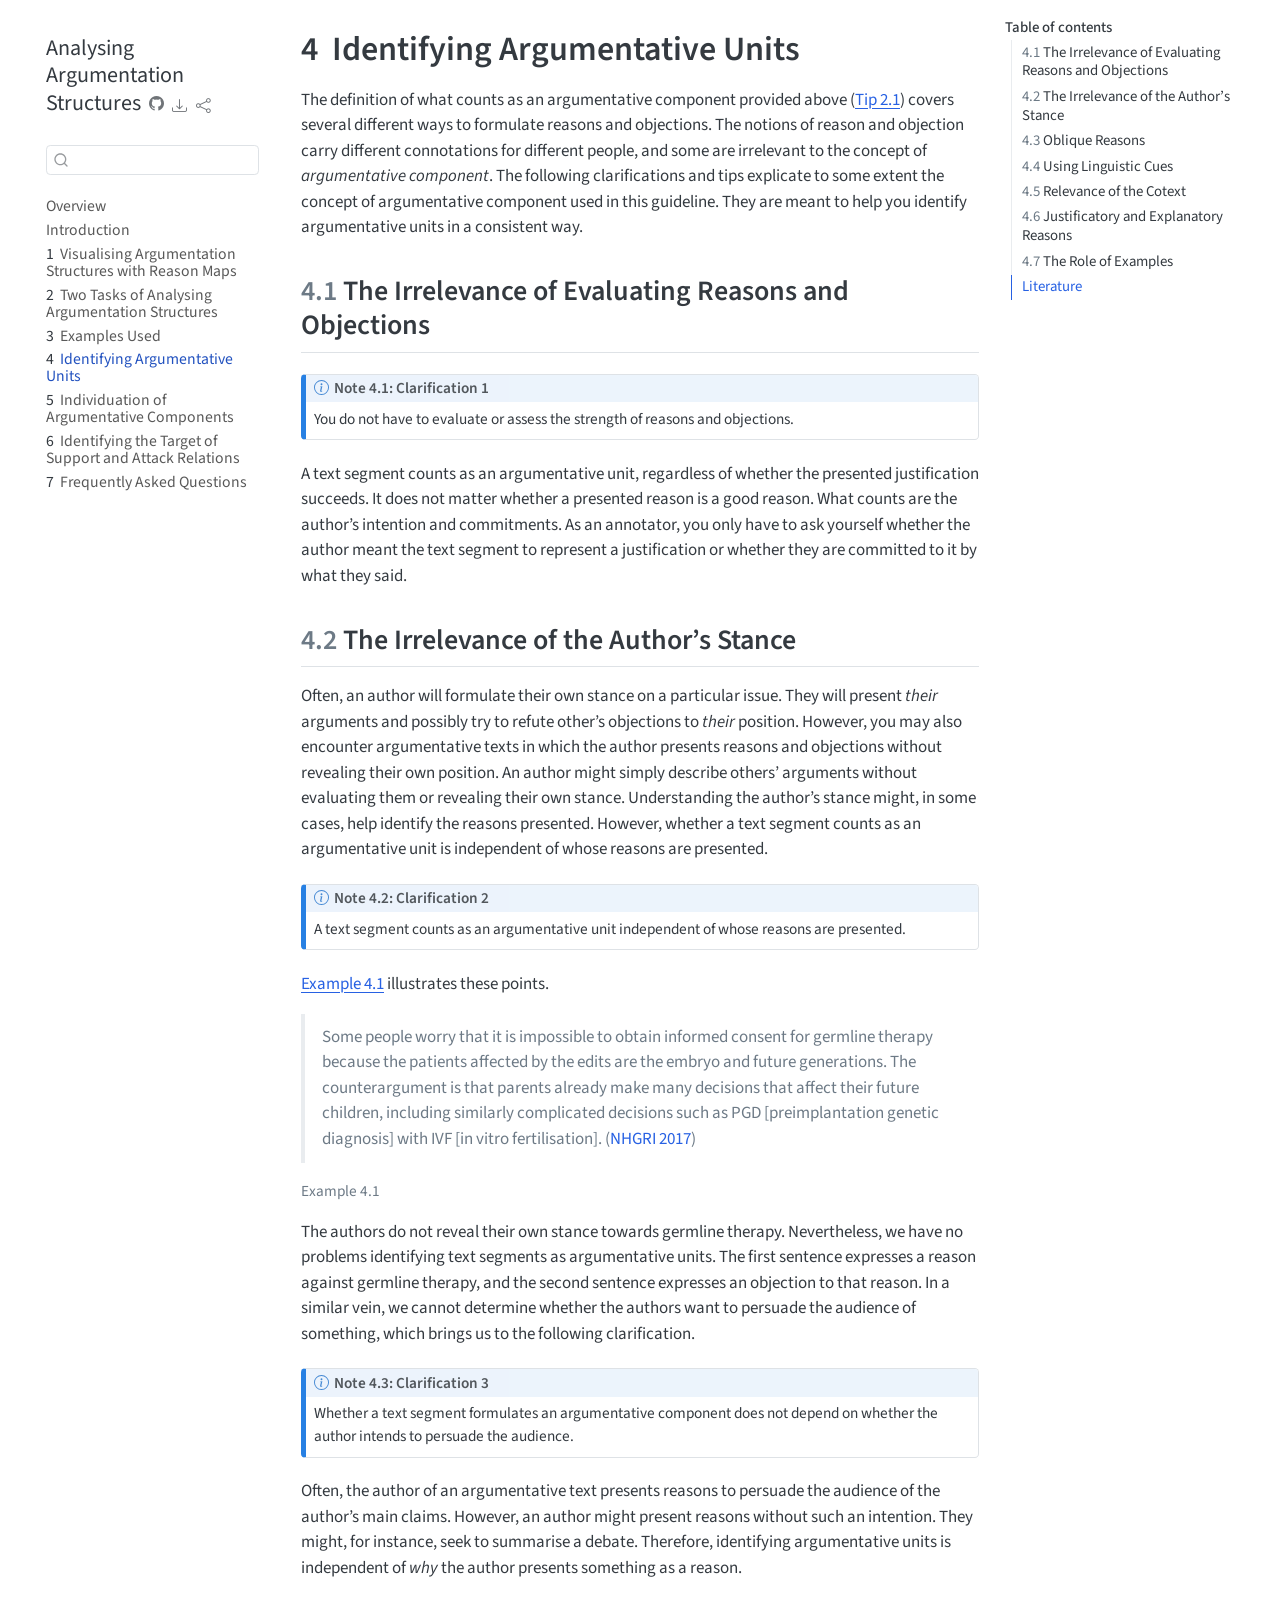
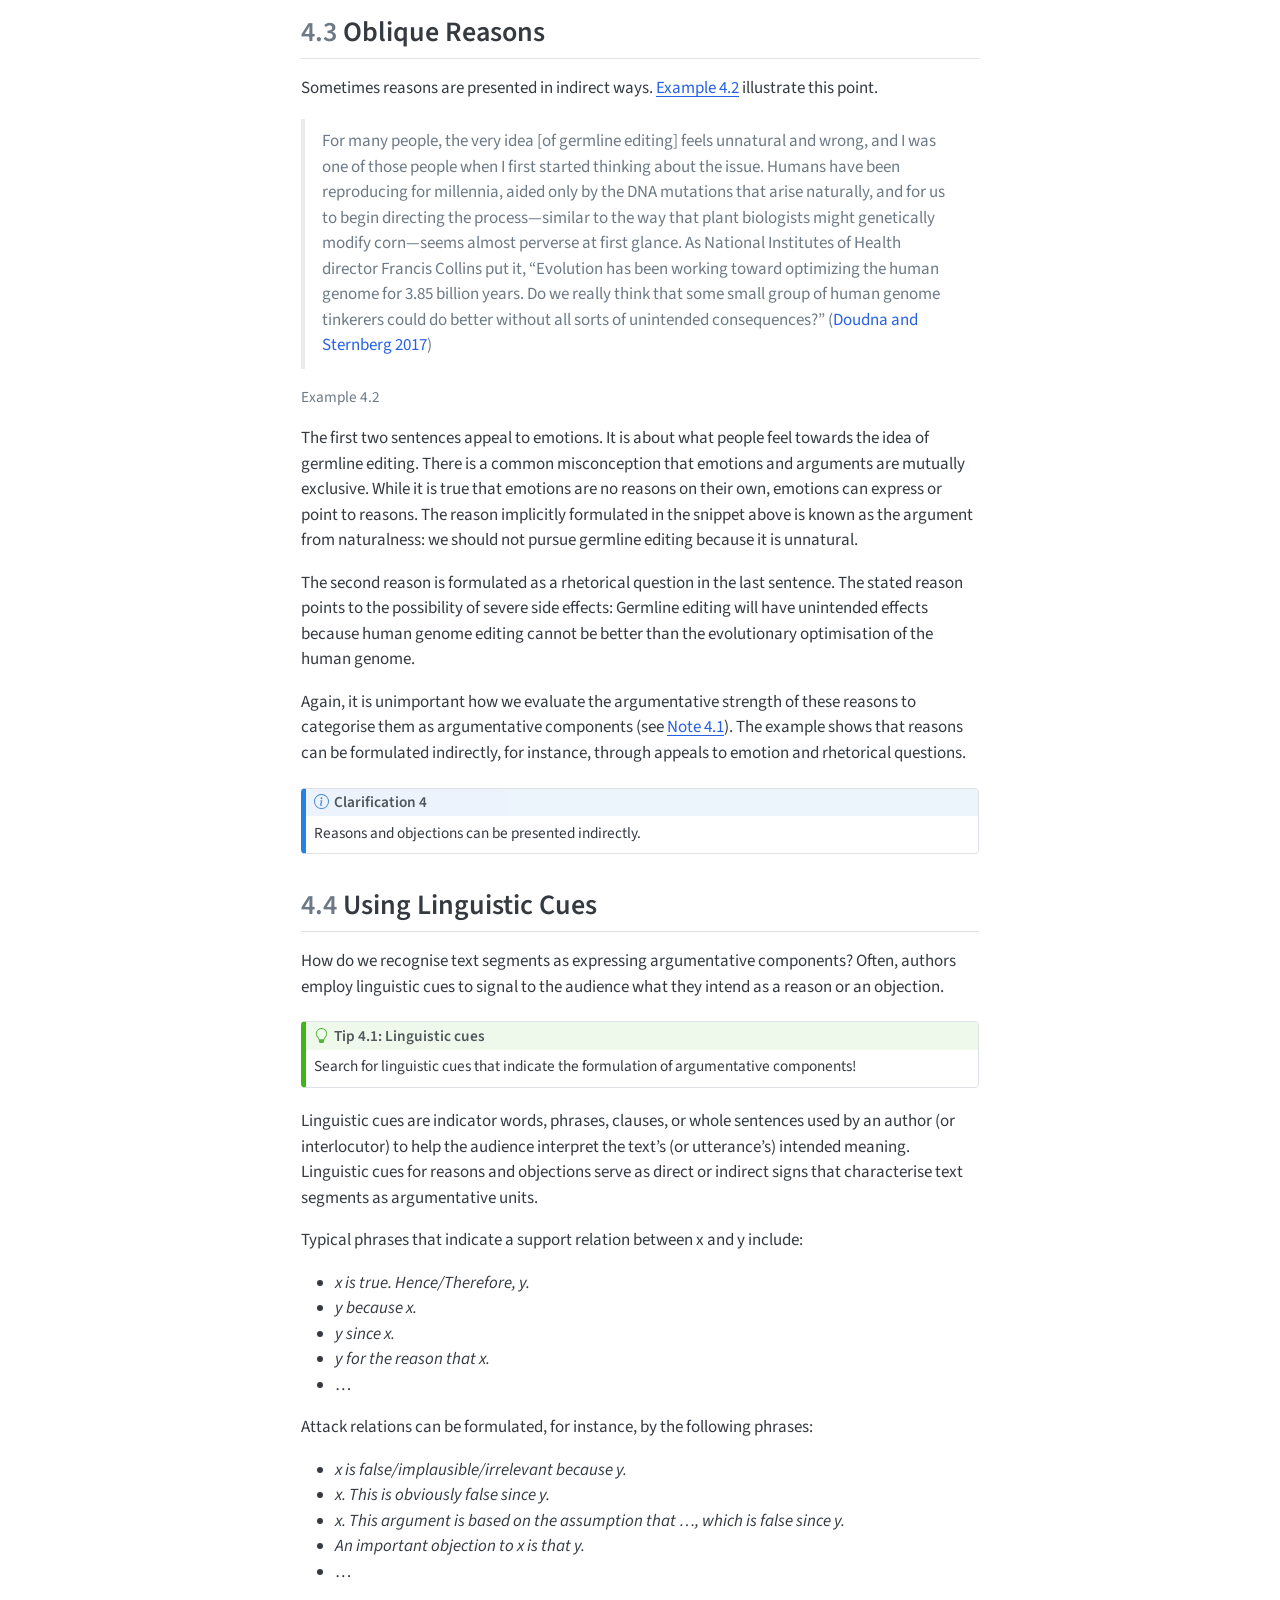
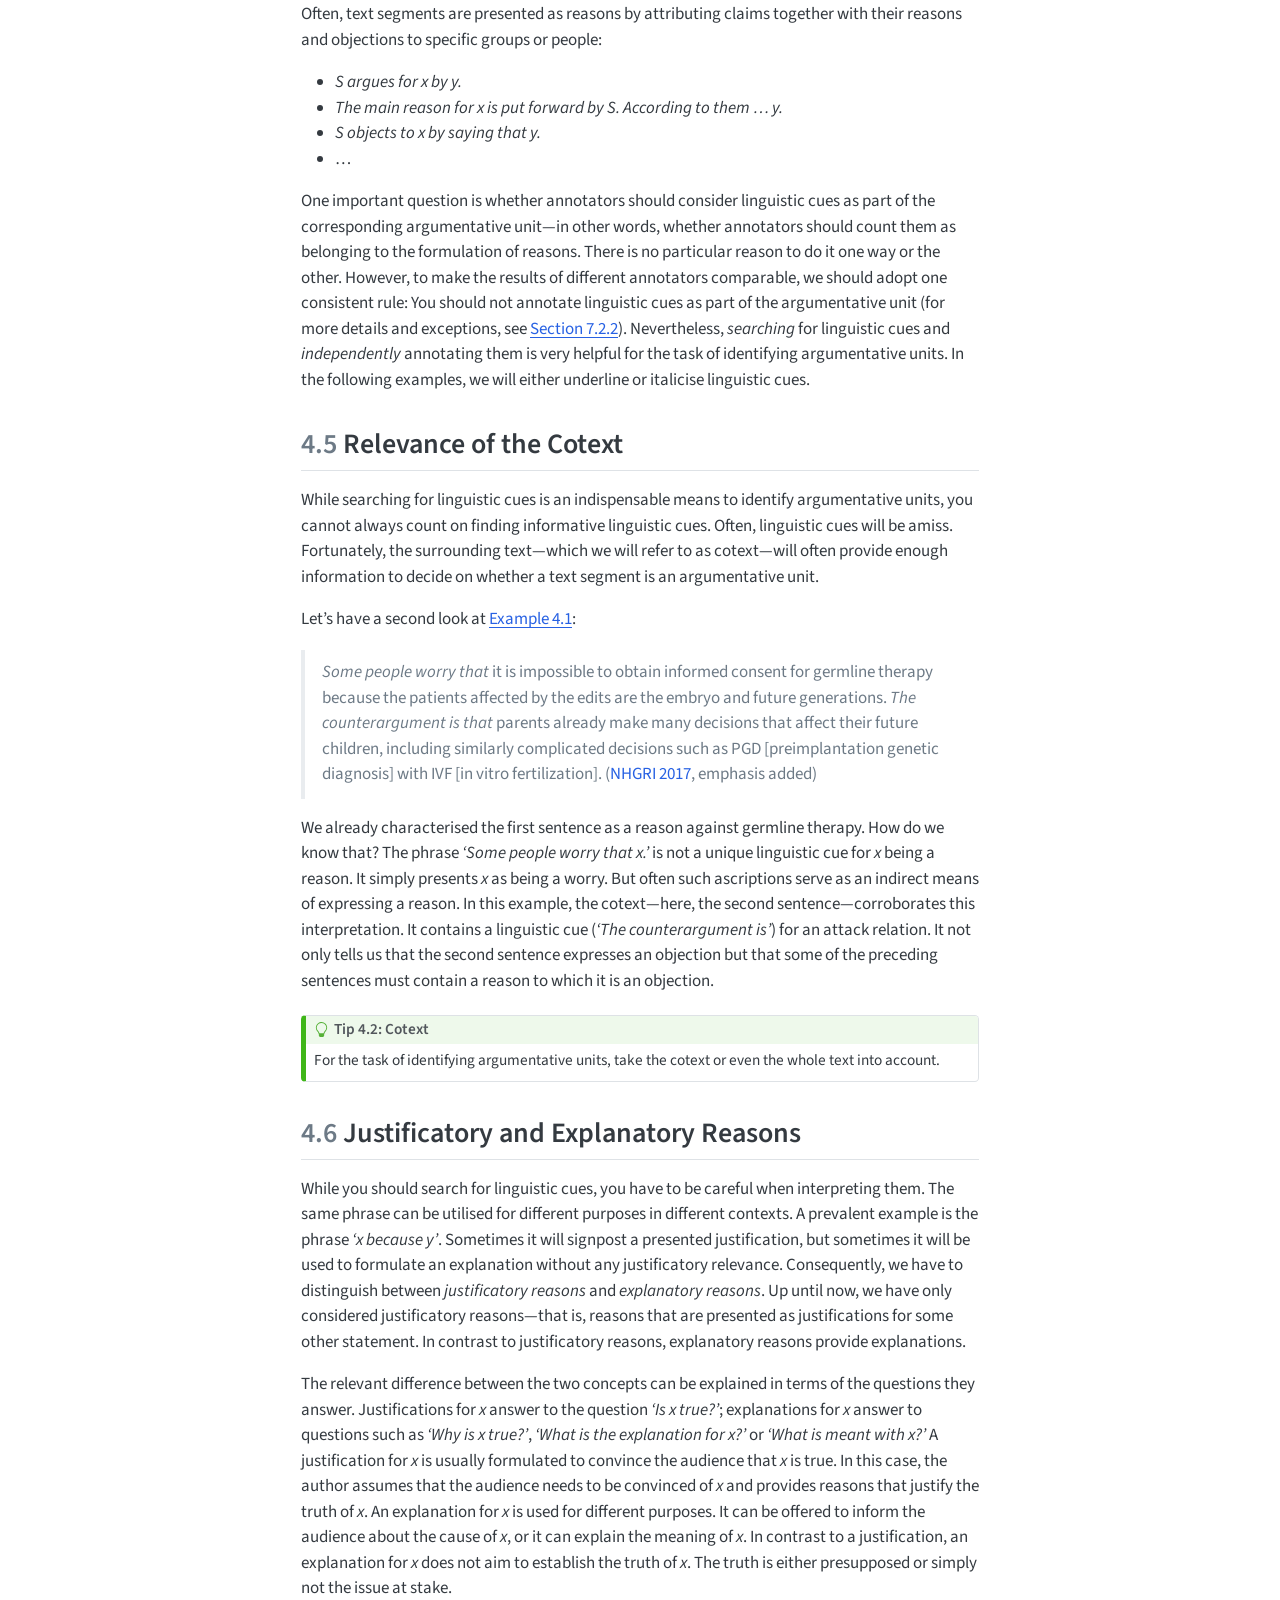
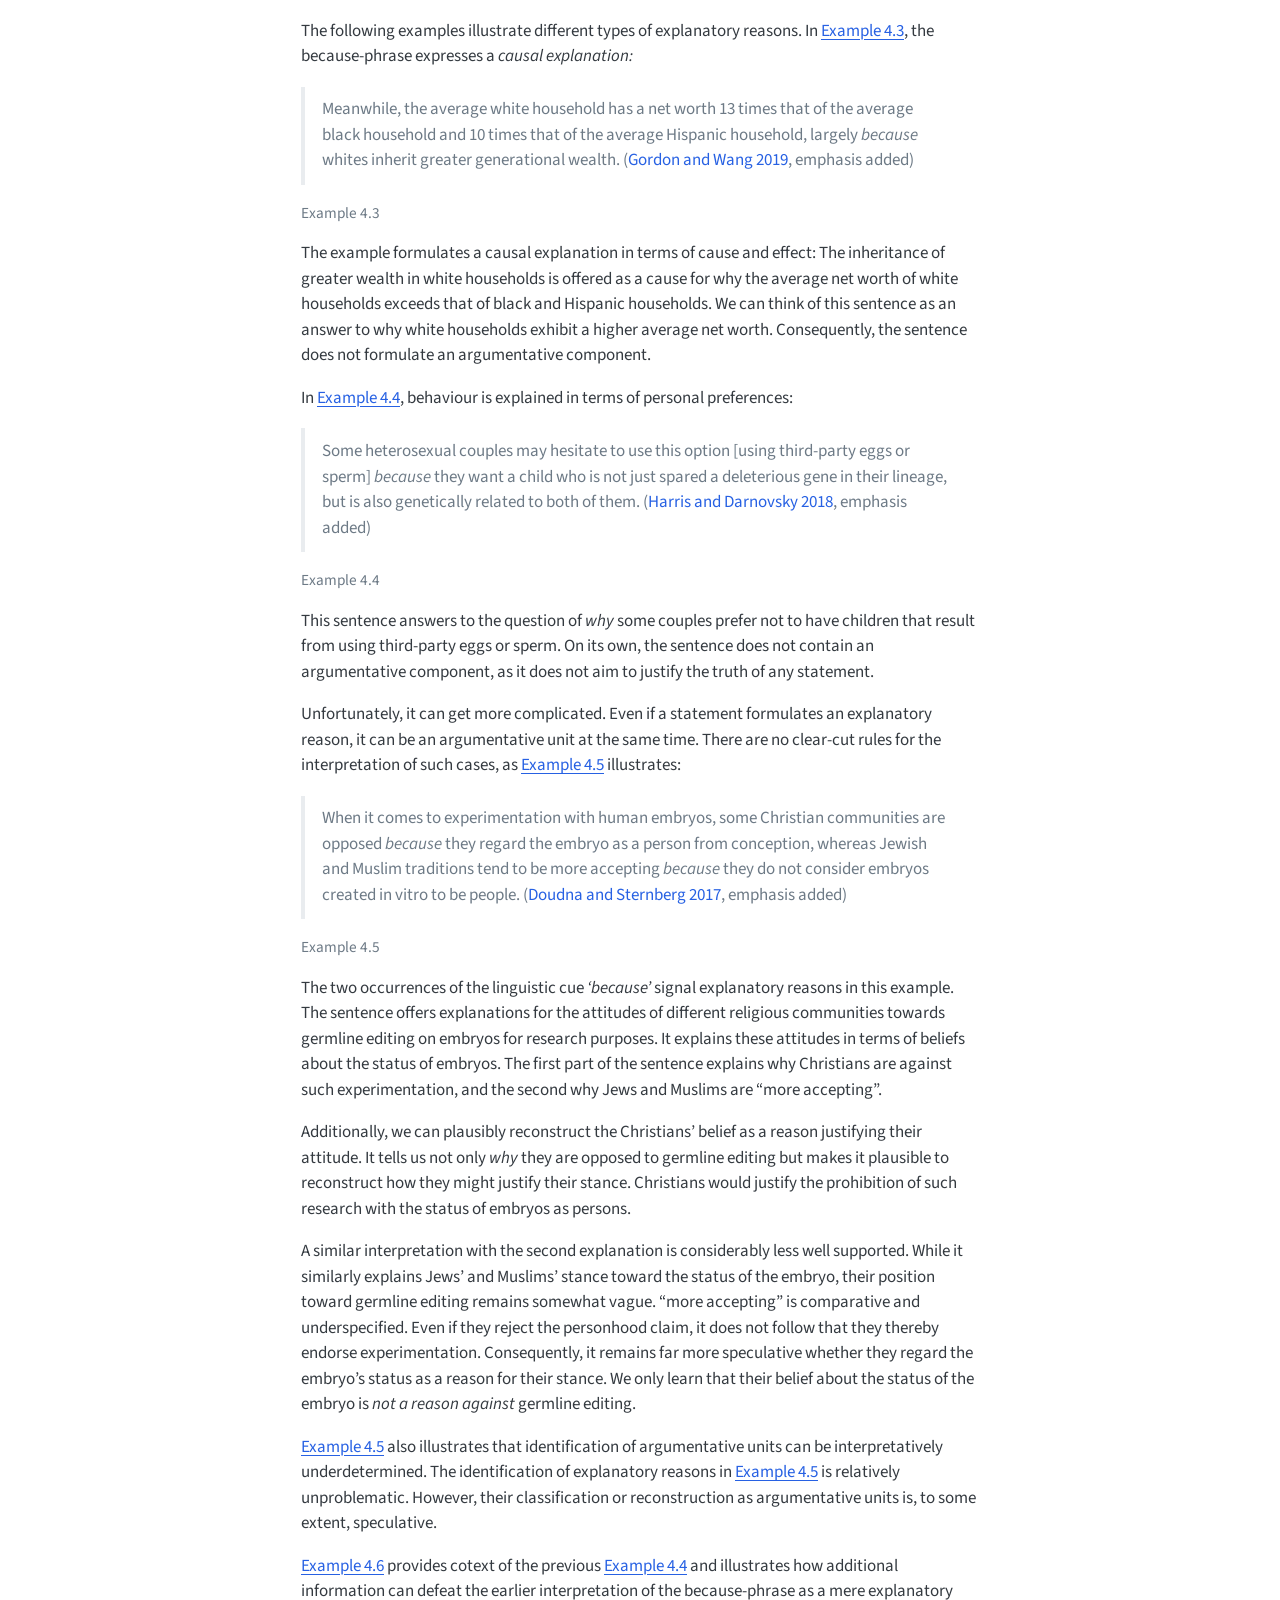
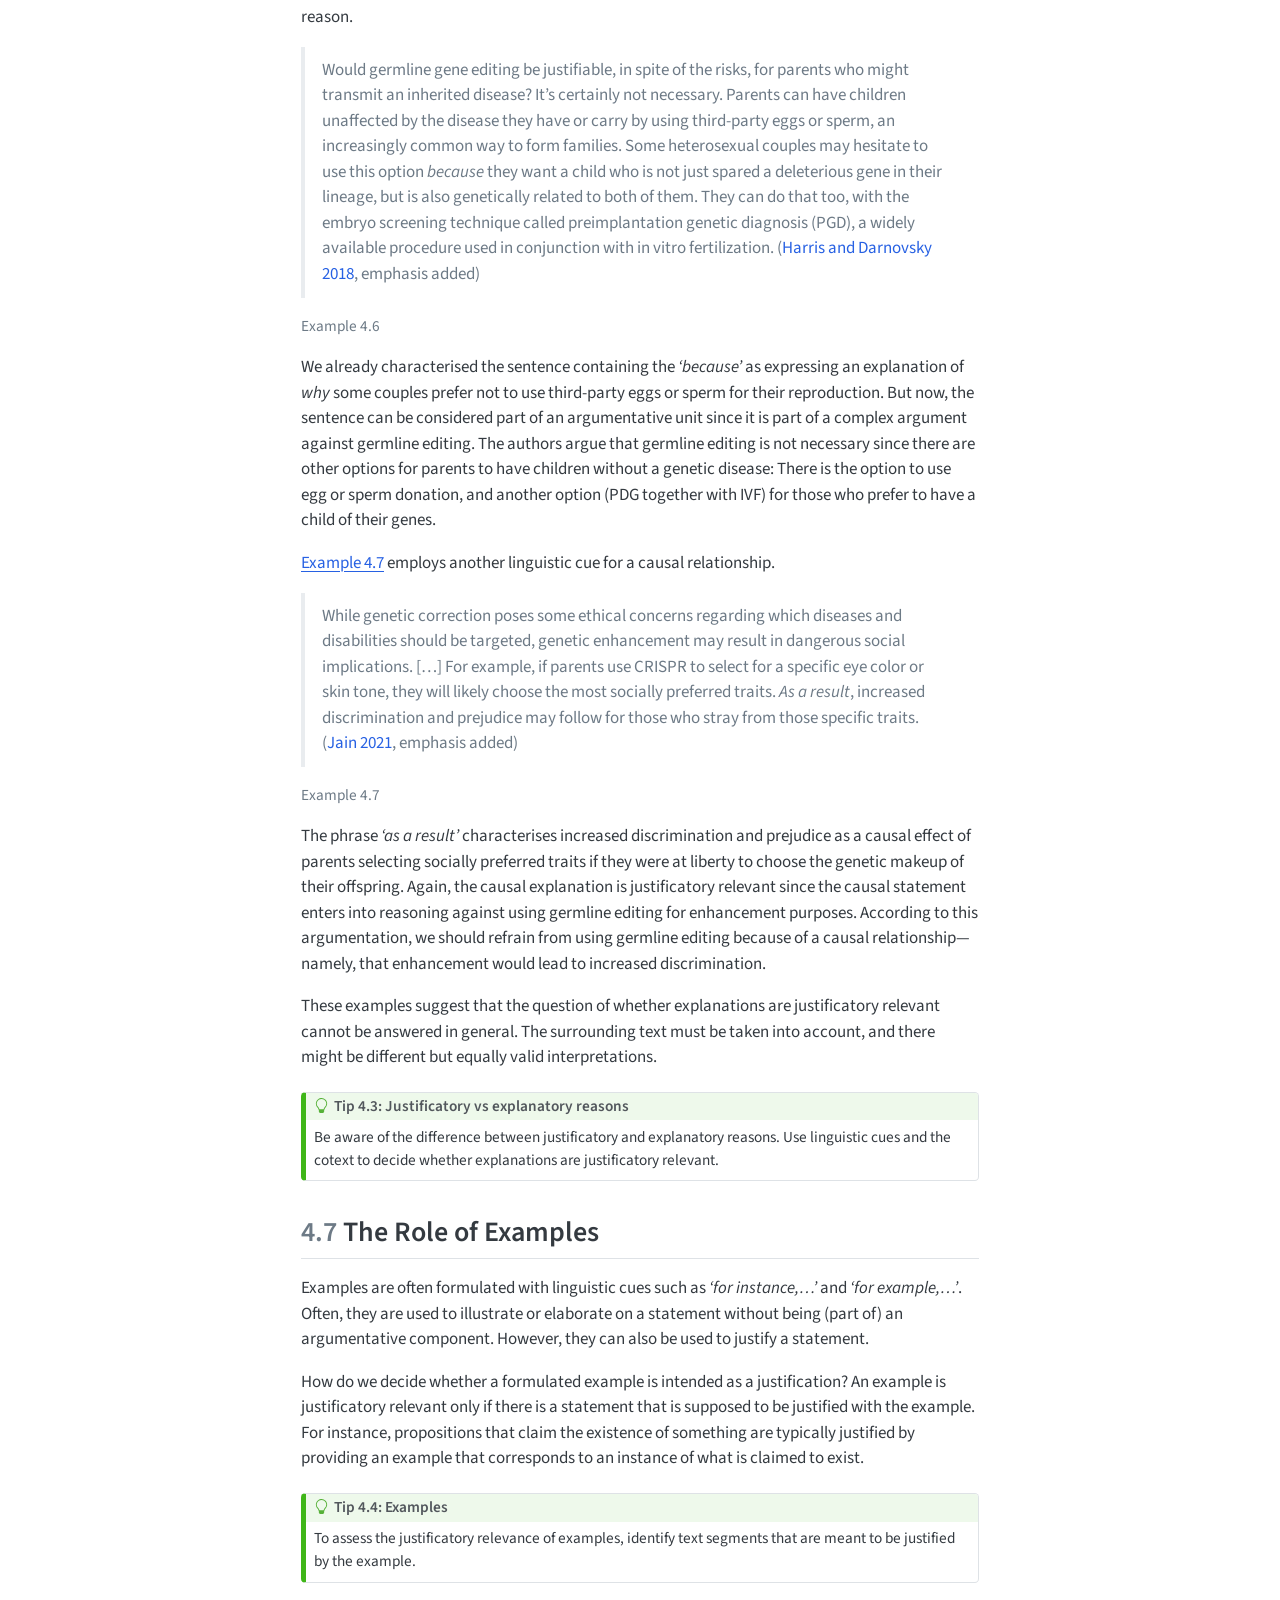
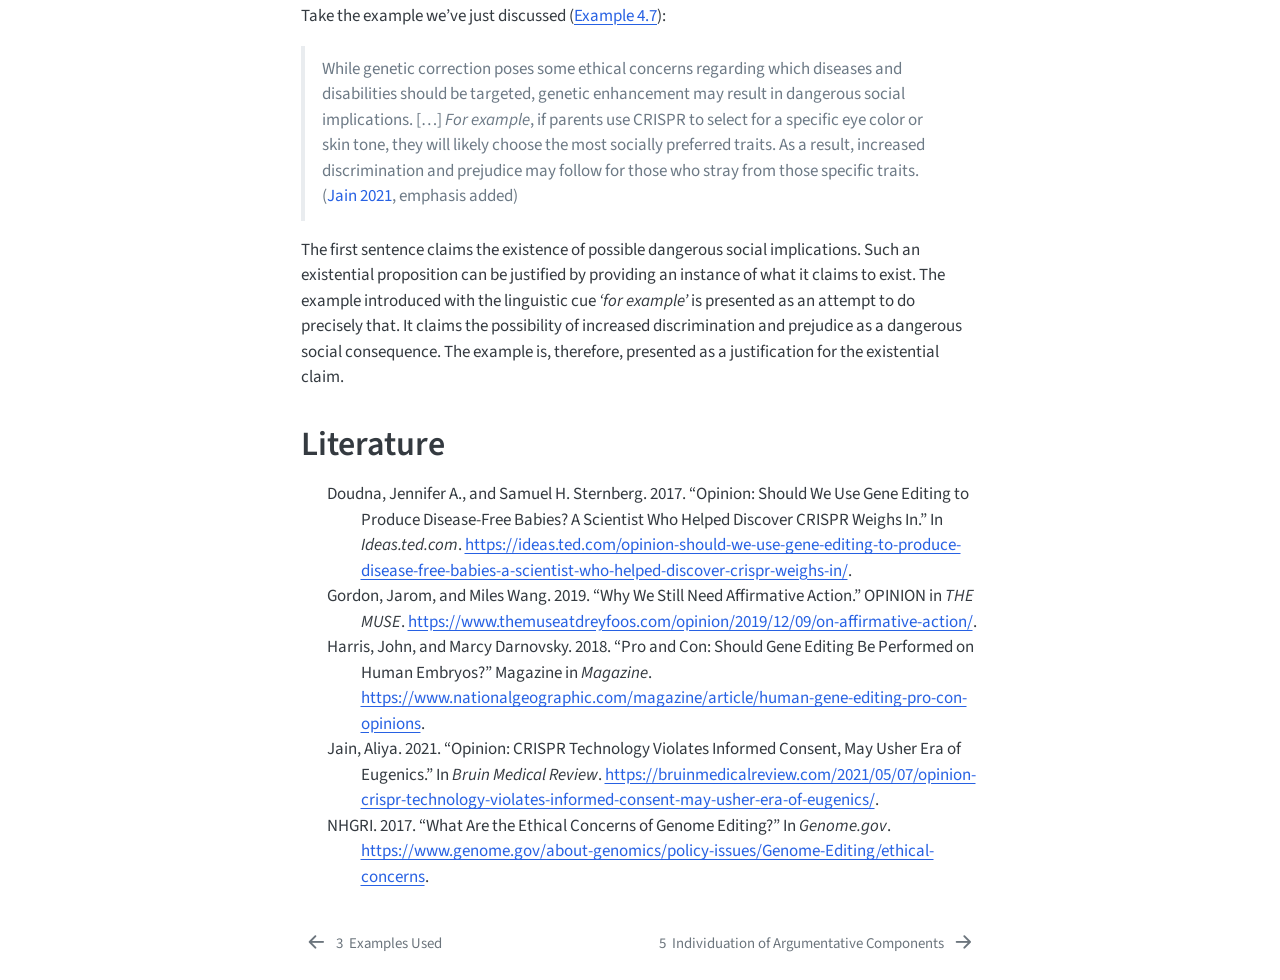
<file: docs/ch04.html>
<!DOCTYPE html>
<html xmlns="http://www.w3.org/1999/xhtml" lang="en" xml:lang="en"><head>

<meta charset="utf-8">
<meta name="generator" content="quarto-1.9.38">

<meta name="viewport" content="width=device-width, initial-scale=1.0, user-scalable=yes">

<meta name="description" content="These guidelines provide clarifications, maxims and hints that will help annotators to analyse the argumentation structure in argumentative texts.">

<title>4&nbsp; Identifying Argumentative Units – Analysing Argumentation Structures</title>
<style>
/* Default styles provided by pandoc.
** See https://pandoc.org/MANUAL.html#variables-for-html for config info.
*/
code{white-space: pre-wrap;}
span.smallcaps{font-variant: small-caps;}
div.columns{display: flex; gap: min(4vw, 1.5em);}
div.column{flex: auto; overflow-x: auto;}
div.hanging-indent{margin-left: 1.5em; text-indent: -1.5em;}
ul.task-list{list-style: none;}
ul.task-list li input[type="checkbox"] {
  width: 0.8em;
  margin: 0 0.8em 0.2em -1em; /* quarto-specific, see https://github.com/quarto-dev/quarto-cli/issues/4556 */ 
  vertical-align: middle;
}
/* CSS for citations */
div.csl-bib-body { }
div.csl-entry {
  clear: both;
}
.hanging-indent div.csl-entry {
  margin-left:2em;
  text-indent:-2em;
}
div.csl-left-margin {
  min-width:2em;
  float:left;
}
div.csl-right-inline {
  margin-left:2em;
  padding-left:1em;
}
div.csl-indent {
  margin-left: 2em;
}</style>


<script src="site_libs/quarto-nav/quarto-nav.js"></script>
<script src="site_libs/quarto-nav/headroom.min.js"></script>
<script src="site_libs/clipboard/clipboard.min.js"></script>
<script src="site_libs/quarto-search/autocomplete.umd.js"></script>
<script src="site_libs/quarto-search/fuse.min.js"></script>
<script src="site_libs/quarto-search/quarto-search.js"></script>
<meta name="quarto:offset" content="./">
<link href="./ch05.html" rel="next">
<link href="./ch03.html" rel="prev">
<script src="site_libs/quarto-html/quarto.js" type="module"></script>
<script src="site_libs/quarto-html/tabsets/tabsets.js" type="module"></script>
<script src="site_libs/quarto-html/popper.min.js"></script>
<script src="site_libs/quarto-html/tippy.umd.min.js"></script>
<script src="site_libs/quarto-html/anchor.min.js"></script>
<link href="site_libs/quarto-html/tippy.css" rel="stylesheet">
<link href="site_libs/quarto-html/quarto-syntax-highlighting-15634bcf2e68342d4ad2dfa704d543f6.css" rel="stylesheet" id="quarto-text-highlighting-styles">
<script src="site_libs/bootstrap/bootstrap.min.js"></script>
<link href="site_libs/bootstrap/bootstrap-icons.css" rel="stylesheet">
<link href="site_libs/bootstrap/bootstrap-9e3e5b9121e68b3f077afb32f2c64d95.min.css" rel="stylesheet" append-hash="true" id="quarto-bootstrap" data-mode="light">
<script id="quarto-search-options" type="application/json">{
  "location": "sidebar",
  "copy-button": false,
  "collapse-after": 3,
  "panel-placement": "start",
  "type": "textbox",
  "limit": 50,
  "keyboard-shortcut": [
    "f",
    "/",
    "s"
  ],
  "show-item-context": false,
  "language": {
    "search-no-results-text": "No results",
    "search-matching-documents-text": "matching documents",
    "search-copy-link-title": "Copy link to search",
    "search-hide-matches-text": "Hide additional matches",
    "search-more-match-text": "more match in this document",
    "search-more-matches-text": "more matches in this document",
    "search-clear-button-title": "Clear",
    "search-text-placeholder": "",
    "search-detached-cancel-button-title": "Cancel",
    "search-submit-button-title": "Submit",
    "search-label": "Search"
  }
}</script>
<meta name="citation_pdf_url" content="https://sebastiancacean.de/mannosas/Analysing-Argumentation-Structures.pdf">
<meta name="DC.type" content="Text.Report">
<meta name="citation_publication_type" content="report">
<meta property="og:type" content="book">


<link rel="stylesheet" href="styles.css">
<meta property="og:title" content="4&nbsp; Identifying Argumentative Units – Analysing Argumentation Structures">
<meta property="og:description" content="These guidelines provide clarifications, maxims and hints that will help annotators to analyse the argumentation structure in argumentative texts.">
<meta property="og:image" content="https://sebastiancacean.de/mannosas/figures/featured.png">
<meta property="og:site_name" content="Analysing Argumentation Structures">
<meta property="og:image:height" content="998">
<meta property="og:image:width" content="1054">
<meta name="twitter:title" content="4&nbsp; Identifying Argumentative Units – Analysing Argumentation Structures">
<meta name="twitter:description" content="These guidelines provide clarifications, maxims and hints that will help annotators to analyse the argumentation structure in argumentative texts.">
<meta name="twitter:image" content="https://sebastiancacean.de/mannosas/figures/featured.png">
<meta name="twitter:image-height" content="998">
<meta name="twitter:image-width" content="1054">
<meta name="twitter:card" content="summary_large_image">
<meta name="citation_title" content="Analysing Argumentation Structures - A Minimalistic Annotation Scheme.">
<meta name="citation_abstract" content="These guidelines provide clarifications, maxims and hints that will help annotators to analyse the argumentation structure in argumentative texts.
">
<meta name="citation_author" content="Sebastian Cacean">
<meta name="citation_publication_date" content="2026-09-11">
<meta name="citation_cover_date" content="2026-09-11">
<meta name="citation_year" content="2026">
<meta name="citation_fulltext_html_url" content="https://sebastiancacean.de/mannosas/">
<meta name="citation_doi" content="10.5281/zenodo.22709968">
<meta name="citation_language" content="en">
<meta name="citation_technical_report_number" content="v1.0">
<meta name="citation_reference" content="citation_title=Opinion: Should we use gene editing to produce disease-free babies? A scientist who helped discover CRISPR weighs in.;,citation_abstract=Researchers recently reported that they were able to edit human embryos to fix a dangerous mutation. The technology is inching closer to reality, so we need to take a stand, says biochemist Jennife…;,citation_author=Jennifer A. Doudna;,citation_author=Samuel H. Sternberg;,citation_publication_date=2017-08;,citation_cover_date=2017-08;,citation_year=2017;,citation_fulltext_html_url=https://ideas.ted.com/opinion-should-we-use-gene-editing-to-produce-disease-free-babies-a-scientist-who-helped-discover-crispr-weighs-in/;,citation_language=en-US;,citation_journal_title=ideas.ted.com;">
<meta name="citation_reference" content="citation_title=Why We Still Need Affirmative Action;,citation_abstract=Harvard University is known for many things, including its academic prestige, its use as the primary filming location of “Legally Blonde,” and its controversial affirmative action policy.&nbsp; As much as we’d love to discuss “Legally Blonde,” it’s a perfect movie that can speak for itself. Instead, we’ve decided to tackle something slightly more unpopular: that...;,citation_author=Jarom Gordon;,citation_author=Miles Wang;,citation_publication_date=2019;,citation_cover_date=2019;,citation_year=2019;,citation_fulltext_html_url=https://www.themuseatdreyfoos.com/opinion/2019/12/09/on-affirmative-action/;,citation_journal_title=THE MUSE;">
<meta name="citation_reference" content="citation_title=Pro and Con: Should Gene Editing Be Performed on Human Embryos?;,citation_abstract=The most potent use of the new gene editing technique CRISPR is also the most controversial: tweaking the genomes of human embryos to eliminate genes that cause disease. We don’t allow it now. Should we ever?;,citation_author=John Harris;,citation_author=Marcy Darnovsky;,citation_publication_date=2018-11;,citation_cover_date=2018-11;,citation_year=2018;,citation_fulltext_html_url=https://www.nationalgeographic.com/magazine/article/human-gene-editing-pro-con-opinions;,citation_language=en-US;,citation_journal_title=Magazine;">
<meta name="citation_reference" content="citation_title=Opinion: CRISPR Technology Violates Informed Consent, May Usher Era of Eugenics;,citation_abstract=Gene editing has been an important biotechnological tool aimed at altering and correcting DNA. This technology could decrease risk for disease and change physical features. Due to these powerful sc…;,citation_author=Aliya Jain;,citation_publication_date=2021-05;,citation_cover_date=2021-05;,citation_year=2021;,citation_fulltext_html_url=https://bruinmedicalreview.com/2021/05/07/opinion-crispr-technology-violates-informed-consent-may-usher-era-of-eugenics/;,citation_language=en-US;,citation_journal_title=Bruin Medical Review;">
<meta name="citation_reference" content="citation_title=What are the Ethical Concerns of Genome Editing?;,citation_abstract=Most ethical discussions about genome editing center on human germline editing because changes are passed down to future generations.;,citation_author=undefined NHGRI;,citation_publication_date=2017;,citation_cover_date=2017;,citation_year=2017;,citation_fulltext_html_url=https://www.genome.gov/about-genomics/policy-issues/Genome-Editing/ethical-concerns;,citation_language=en-US;,citation_journal_title=Genome.gov;">
</head>

<body class="nav-sidebar floating quarto-light">

<div id="quarto-search-results"></div>
  <header id="quarto-header" class="headroom fixed-top">
  <nav class="quarto-secondary-nav">
    <div class="container-fluid d-flex">
      <button type="button" class="quarto-btn-toggle btn" data-bs-toggle="collapse" role="button" data-bs-target=".quarto-sidebar-collapse-item" aria-controls="quarto-sidebar" aria-expanded="false" aria-label="Toggle sidebar navigation" onclick="if (window.quartoToggleHeadroom) { window.quartoToggleHeadroom(); }">
        <i class="bi bi-layout-text-sidebar-reverse"></i>
      </button>
        <nav class="quarto-page-breadcrumbs" aria-label="breadcrumb"><ol class="breadcrumb"><li class="breadcrumb-item"><a href="./ch04.html"><span class="chapter-number">4</span>&nbsp; <span class="chapter-title">Identifying Argumentative Units</span></a></li></ol></nav>
        <a class="flex-grow-1" role="navigation" data-bs-toggle="collapse" data-bs-target=".quarto-sidebar-collapse-item" aria-controls="quarto-sidebar" aria-expanded="false" aria-label="Toggle sidebar navigation" onclick="if (window.quartoToggleHeadroom) { window.quartoToggleHeadroom(); }">      
        </a>
      <button type="button" class="btn quarto-search-button" aria-label="Search" onclick="window.quartoOpenSearch();">
        <i class="bi bi-search"></i>
      </button>
    </div>
  </nav>
</header>
<!-- content -->
<div id="quarto-content" class="quarto-container page-columns page-rows-contents page-layout-article">
<!-- sidebar -->
  <nav id="quarto-sidebar" class="sidebar collapse collapse-horizontal quarto-sidebar-collapse-item sidebar-navigation floating overflow-auto">
    <div class="pt-lg-2 mt-2 text-left sidebar-header">
    <div class="sidebar-title mb-0 py-0">
      <a href="./">Analysing Argumentation Structures</a> 
        <div class="sidebar-tools-main tools-wide">
    <a href="https://github.com/xylomorph/mannosas/" title="Source Code" class="quarto-navigation-tool px-1" aria-label="Source Code"><i class="bi bi-github"></i></a>
    <div class="dropdown">
      <a href="" title="Download" id="quarto-navigation-tool-dropdown-0" class="quarto-navigation-tool dropdown-toggle px-1" data-bs-toggle="dropdown" aria-expanded="false" role="link" aria-label="Download"><i class="bi bi-download"></i></a>
      <ul class="dropdown-menu" aria-labelledby="quarto-navigation-tool-dropdown-0">
          <li>
            <a class="dropdown-item sidebar-tools-main-item" href="./Analysing-Argumentation-Structures.pdf">
              <i class="bi bi-file-pdf pe-1"></i>
            Download PDF
            </a>
          </li>
          <li>
            <a class="dropdown-item sidebar-tools-main-item" href="./Analysing-Argumentation-Structures.docx">
              <i class="bi bi-file-word pe-1"></i>
            Download Docx
            </a>
          </li>
      </ul>
    </div>
    <div class="dropdown">
      <a href="" title="Share" id="quarto-navigation-tool-dropdown-1" class="quarto-navigation-tool dropdown-toggle px-1" data-bs-toggle="dropdown" aria-expanded="false" role="link" aria-label="Share"><i class="bi bi-share"></i></a>
      <ul class="dropdown-menu" aria-labelledby="quarto-navigation-tool-dropdown-1">
          <li>
            <a class="dropdown-item sidebar-tools-main-item" href="https://twitter.com/intent/tweet?url=|url|">
              <i class="bi bi-twitter pe-1"></i>
            Twitter
            </a>
          </li>
          <li>
            <a class="dropdown-item sidebar-tools-main-item" href="https://www.linkedin.com/sharing/share-offsite/?url=|url|">
              <i class="bi bi-linkedin pe-1"></i>
            LinkedIn
            </a>
          </li>
      </ul>
    </div>
</div>
    </div>
      </div>
        <div class="mt-2 flex-shrink-0 align-items-center">
        <div class="sidebar-search">
        <div id="quarto-search" class="" title="Search"></div>
        </div>
        </div>
    <div class="sidebar-menu-container"> 
    <ul class="list-unstyled mt-1">
        <li class="sidebar-item">
  <div class="sidebar-item-container"> 
  <a href="./index.html" class="sidebar-item-text sidebar-link">
 <span class="menu-text">Overview</span></a>
  </div>
</li>
        <li class="sidebar-item">
  <div class="sidebar-item-container"> 
  <a href="./ch00.html" class="sidebar-item-text sidebar-link">
 <span class="menu-text">Introduction</span></a>
  </div>
</li>
        <li class="sidebar-item">
  <div class="sidebar-item-container"> 
  <a href="./ch01.html" class="sidebar-item-text sidebar-link">
 <span class="menu-text"><span class="chapter-number">1</span>&nbsp; <span class="chapter-title">Visualising Argumentation Structures with Reason Maps</span></span></a>
  </div>
</li>
        <li class="sidebar-item">
  <div class="sidebar-item-container"> 
  <a href="./ch02.html" class="sidebar-item-text sidebar-link">
 <span class="menu-text"><span class="chapter-number">2</span>&nbsp; <span class="chapter-title">Two Tasks of Analysing Argumentation Structures</span></span></a>
  </div>
</li>
        <li class="sidebar-item">
  <div class="sidebar-item-container"> 
  <a href="./ch03.html" class="sidebar-item-text sidebar-link">
 <span class="menu-text"><span class="chapter-number">3</span>&nbsp; <span class="chapter-title">Examples Used</span></span></a>
  </div>
</li>
        <li class="sidebar-item">
  <div class="sidebar-item-container"> 
  <a href="./ch04.html" class="sidebar-item-text sidebar-link active">
 <span class="menu-text"><span class="chapter-number">4</span>&nbsp; <span class="chapter-title">Identifying Argumentative Units</span></span></a>
  </div>
</li>
        <li class="sidebar-item">
  <div class="sidebar-item-container"> 
  <a href="./ch05.html" class="sidebar-item-text sidebar-link">
 <span class="menu-text"><span class="chapter-number">5</span>&nbsp; <span class="chapter-title">Individuation of Argumentative Components</span></span></a>
  </div>
</li>
        <li class="sidebar-item">
  <div class="sidebar-item-container"> 
  <a href="./ch06.html" class="sidebar-item-text sidebar-link">
 <span class="menu-text"><span class="chapter-number">6</span>&nbsp; <span class="chapter-title">Identifying the Target of Support and Attack Relations</span></span></a>
  </div>
</li>
        <li class="sidebar-item">
  <div class="sidebar-item-container"> 
  <a href="./ch07.html" class="sidebar-item-text sidebar-link">
 <span class="menu-text"><span class="chapter-number">7</span>&nbsp; <span class="chapter-title">Frequently Asked Questions</span></span></a>
  </div>
</li>
    </ul>
    </div>
</nav>
<div id="quarto-sidebar-glass" class="quarto-sidebar-collapse-item" data-bs-toggle="collapse" data-bs-target=".quarto-sidebar-collapse-item"></div>
<!-- margin-sidebar -->
    <div id="quarto-margin-sidebar" class="sidebar margin-sidebar">
        <nav id="TOC" role="doc-toc" class="toc-active">
    <h2 id="toc-title">Table of contents</h2>
   
  <ul>
  <li><a href="#the-irrelevance-of-evaluating-reasons-and-objections" id="toc-the-irrelevance-of-evaluating-reasons-and-objections" class="nav-link active" data-scroll-target="#the-irrelevance-of-evaluating-reasons-and-objections"><span class="header-section-number">4.1</span> The Irrelevance of Evaluating Reasons and Objections</a></li>
  <li><a href="#the-irrelevance-of-the-authors-stance" id="toc-the-irrelevance-of-the-authors-stance" class="nav-link" data-scroll-target="#the-irrelevance-of-the-authors-stance"><span class="header-section-number">4.2</span> The Irrelevance of the Author’s Stance</a></li>
  <li><a href="#oblique-reasons" id="toc-oblique-reasons" class="nav-link" data-scroll-target="#oblique-reasons"><span class="header-section-number">4.3</span> Oblique Reasons</a></li>
  <li><a href="#using-linguistic-cues" id="toc-using-linguistic-cues" class="nav-link" data-scroll-target="#using-linguistic-cues"><span class="header-section-number">4.4</span> Using Linguistic Cues</a></li>
  <li><a href="#relevance-of-the-cotext" id="toc-relevance-of-the-cotext" class="nav-link" data-scroll-target="#relevance-of-the-cotext"><span class="header-section-number">4.5</span> Relevance of the Cotext</a></li>
  <li><a href="#justificatory-and-explanatory-reasons" id="toc-justificatory-and-explanatory-reasons" class="nav-link" data-scroll-target="#justificatory-and-explanatory-reasons"><span class="header-section-number">4.6</span> Justificatory and Explanatory Reasons</a></li>
  <li><a href="#the-role-of-examples" id="toc-the-role-of-examples" class="nav-link" data-scroll-target="#the-role-of-examples"><span class="header-section-number">4.7</span> The Role of Examples</a></li>
  <li><a href="#bibliography" id="toc-bibliography" class="nav-link" data-scroll-target="#bibliography">Literature</a></li>
  </ul>
</nav>
    </div>
<!-- main -->
<main class="content" id="quarto-document-content">

<header id="title-block-header" class="quarto-title-block default">
<div class="quarto-title">
<h1 class="title"><span id="sec-justificatory-relevance" class="quarto-section-identifier"><span class="chapter-number">4</span>&nbsp; <span class="chapter-title">Identifying Argumentative Units</span></span></h1>
</div>



<div class="quarto-title-meta">

    
  
    
  </div>
  


</header>


<!-- EO
+ What is not important for justificatory relevance: 
   + **Clarification 1:** You do not have to evaluate presented reasons and objections.
-->
<p>The definition of what counts as an argumentative component provided above (<a href="ch02.html#tip-first-task" class="quarto-xref">Tip&nbsp;<span>2.1</span></a>) covers several different ways to formulate reasons and objections. The notions of reason and objection carry different connotations for different people, and some are irrelevant to the concept of <em>argumentative component</em>. The following clarifications and tips explicate to some extent the concept of argumentative component used in this guideline. They are meant to help you identify argumentative units in a consistent way.</p>
<section id="the-irrelevance-of-evaluating-reasons-and-objections" class="level2" data-number="4.1">
<h2 data-number="4.1" class="anchored" data-anchor-id="the-irrelevance-of-evaluating-reasons-and-objections"><span class="header-section-number">4.1</span> The Irrelevance of Evaluating Reasons and Objections</h2>
<div id="nte-clar-1" class="callout callout-style-default callout-note callout-titled">
<div class="callout-header d-flex align-content-center">
<div class="callout-icon-container">
<i class="callout-icon"></i>
</div>
<div class="callout-title-container flex-fill">
Note&nbsp;4.1: Clarification 1
</div>
</div>
<div class="callout-body-container callout-body">
<p>You do not have to evaluate or assess the strength of reasons and objections.</p>
</div>
</div>
<!-- ToDo
Revise: It is perhaps better to take commitments as the relevant feature (not intented meanings).
-->
<p>A text segment counts as an argumentative unit, regardless of whether the presented justification succeeds. It does not matter whether a presented reason is a good reason. What counts are the author’s intention and commitments. As an annotator, you only have to ask yourself whether the author meant the text segment to represent a justification or whether they are committed to it by what they said.</p>
</section>
<section id="the-irrelevance-of-the-authors-stance" class="level2" data-number="4.2">
<h2 data-number="4.2" class="anchored" data-anchor-id="the-irrelevance-of-the-authors-stance"><span class="header-section-number">4.2</span> The Irrelevance of the Author’s Stance</h2>
<!-- EO
   + **Clarification 2:** It is not necessarily about who puts forward a reason. 
      + *Example:* Objection to the consent argument (NHGRI 2017).
-->
<p>Often, an author will formulate their own stance on a particular issue. They will present <em>their</em> arguments and possibly try to refute other’s objections to <em>their</em> position. However, you may also encounter argumentative texts in which the author presents reasons and objections without revealing their own position. An author might simply describe others’ arguments without evaluating them or revealing their own stance. Understanding the author’s stance might, in some cases, help identify the reasons presented. However, whether a text segment counts as an argumentative unit is independent of whose reasons are presented.</p>
<div id="nte-clar-2" class="callout callout-style-default callout-note callout-titled">
<div class="callout-header d-flex align-content-center">
<div class="callout-icon-container">
<i class="callout-icon"></i>
</div>
<div class="callout-title-container flex-fill">
Note&nbsp;4.2: Clarification 2
</div>
</div>
<div class="callout-body-container callout-body">
<p>A text segment counts as an argumentative unit independent of whose reasons are presented.</p>
</div>
</div>
<p><a href="#example-1" class="quarto-xref">Example&nbsp;<span>4.1</span></a> illustrates these points.</p>
<div id="example-1" class="quarto-float quarto-figure quarto-figure-center anchored">
<figure class="quarto-float quarto-float-example figure">
<div aria-describedby="example-1-caption-0ceaefa1-69ba-4598-a22c-09a6ac19f8ca">
<blockquote class="blockquote">
<p>Some people worry that it is impossible to obtain informed consent for germline therapy because the patients affected by the edits are the embryo and future generations. The counterargument is that parents already make many decisions that affect their future children, including similarly complicated decisions such as PGD [preimplantation genetic diagnosis] with IVF [in vitro fertilisation]. <span class="citation" data-cites="nhgri_what_2017">(<a href="#ref-nhgri_what_2017" role="doc-biblioref">NHGRI 2017</a>)</span></p>
</blockquote>
</div>
<figcaption class="quarto-float-caption-bottom quarto-float-caption quarto-float-example quarto-uncaptioned" id="example-1-caption-0ceaefa1-69ba-4598-a22c-09a6ac19f8ca">
Example&nbsp;4.1
</figcaption>
</figure>
</div>
<p>The authors do not reveal their own stance towards germline therapy. Nevertheless, we have no problems identifying text segments as argumentative units. The first sentence expresses a reason against germline therapy, and the second sentence expresses an objection to that reason. <!-- EO
   + **Clarification 3:** It is not necessarily about persuasion.
--> In a similar vein, we cannot determine whether the authors want to persuade the audience of something, which brings us to the following clarification.</p>
<div id="nte-clar-3" class="callout callout-style-default callout-note callout-titled">
<div class="callout-header d-flex align-content-center">
<div class="callout-icon-container">
<i class="callout-icon"></i>
</div>
<div class="callout-title-container flex-fill">
Note&nbsp;4.3: Clarification 3
</div>
</div>
<div class="callout-body-container callout-body">
<p>Whether a text segment formulates an argumentative component does not depend on whether the author intends to persuade the audience.</p>
</div>
</div>
<!-- XXX
::: {.callout-note #clarification-3}
## Clarification 3
Whether a text segment formulates an argumentative component does not depend on whether the author intends to persuade the audience.
:::
-->
<p>Often, the author of an argumentative text presents reasons to persuade the audience of the author’s main claims. However, an author might present reasons without such an intention. They might, for instance, seek to summarise a debate. Therefore, identifying argumentative units is independent of <em>why</em> the author presents something as a reason.</p>
</section>
<section id="oblique-reasons" class="level2" data-number="4.3">
<h2 data-number="4.3" class="anchored" data-anchor-id="oblique-reasons"><span class="header-section-number">4.3</span> Oblique Reasons</h2>
<!-- EO
+ What is important for justificatory relevance:
   + **Clarification 4:** Reasons and objections can be presented in indirect ways. 
   + *Example:* Argument from naturelness and evolutional optimization (Doudna and Sternberg 2017).
-->
<p>Sometimes reasons are presented in indirect ways. <a href="#example-2" class="quarto-xref">Example&nbsp;<span>4.2</span></a> illustrate this point.</p>
<div id="example-2" class="quarto-float quarto-figure quarto-figure-center anchored">
<figure class="quarto-float quarto-float-example figure">
<div aria-describedby="example-2-caption-0ceaefa1-69ba-4598-a22c-09a6ac19f8ca">
<blockquote class="blockquote">
<p>For many people, the very idea [of germline editing] feels unnatural and wrong, and I was one of those people when I first started thinking about the issue. Humans have been reproducing for millennia, aided only by the DNA mutations that arise naturally, and for us to begin directing the process—similar to the way that plant biologists might genetically modify corn—seems almost perverse at first glance. As National Institutes of Health director Francis Collins put it, “Evolution has been working toward optimizing the human genome for 3.85 billion years. Do we really think that some small group of human genome tinkerers could do better without all sorts of unintended consequences?” <span class="citation" data-cites="doudna_opinion_2017">(<a href="#ref-doudna_opinion_2017" role="doc-biblioref">Doudna and Sternberg 2017</a>)</span></p>
</blockquote>
</div>
<figcaption class="quarto-float-caption-bottom quarto-float-caption quarto-float-example quarto-uncaptioned" id="example-2-caption-0ceaefa1-69ba-4598-a22c-09a6ac19f8ca">
Example&nbsp;4.2
</figcaption>
</figure>
</div>
<p>The first two sentences appeal to emotions. It is about what people feel towards the idea of germline editing. There is a common misconception that emotions and arguments are mutually exclusive. While it is true that emotions are no reasons on their own, emotions can express or point to reasons. The reason implicitly formulated in the snippet above is known as the argument from naturalness: we should not pursue germline editing because it is unnatural.</p>
<p>The second reason is formulated as a rhetorical question in the last sentence. The stated reason points to the possibility of severe side effects: Germline editing will have unintended effects because human genome editing cannot be better than the evolutionary optimisation of the human genome.</p>
<p>Again, it is unimportant how we evaluate the argumentative strength of these reasons to categorise them as argumentative components (see <a href="#nte-clar-1" class="quarto-xref">Note&nbsp;<span>4.1</span></a>). The example shows that reasons can be formulated indirectly, for instance, through appeals to emotion and rhetorical questions.</p>
<div class="callout callout-style-default callout-note callout-titled">
<div class="callout-header d-flex align-content-center">
<div class="callout-icon-container">
<i class="callout-icon"></i>
</div>
<div class="callout-title-container flex-fill">
<span class="screen-reader-only">Note</span>Clarification 4
</div>
</div>
<div class="callout-body-container callout-body">
<p>Reasons and objections can be presented indirectly.</p>
</div>
</div>
</section>
<section id="using-linguistic-cues" class="level2" data-number="4.4">
<h2 data-number="4.4" class="anchored" data-anchor-id="using-linguistic-cues"><span class="header-section-number">4.4</span> Using Linguistic Cues</h2>
<!-- EO
   + **Maxim 1:** Search for linguistic cues that indicate what text segments are presented as justifications!
-->
<p>How do we recognise text segments as expressing argumentative components? Often, authors employ linguistic cues to signal to the audience what they intend as a reason or an objection.</p>
<div id="tip-1" class="callout callout-style-default callout-tip callout-titled">
<div class="callout-header d-flex align-content-center">
<div class="callout-icon-container">
<i class="callout-icon"></i>
</div>
<div class="callout-title-container flex-fill">
Tip&nbsp;4.1: Linguistic cues
</div>
</div>
<div class="callout-body-container callout-body">
<p>Search for linguistic cues that indicate the formulation of argumentative components!</p>
</div>
</div>
<p>Linguistic cues are indicator words, phrases, clauses, or whole sentences used by an author (or interlocutor) to help the audience interpret the text’s (or utterance’s) intended meaning. Linguistic cues for reasons and objections serve as direct or indirect signs that characterise text segments as argumentative units.</p>
<p>Typical phrases that indicate a support relation between x and y include:</p>
<ul>
<li><em>x is true. Hence/Therefore, y.</em></li>
<li><em>y because x.</em></li>
<li><em>y since x.</em></li>
<li><em>y for the reason that x.</em></li>
<li>…</li>
</ul>
<p>Attack relations can be formulated, for instance, by the following phrases:</p>
<ul>
<li><em>x is false/implausible/irrelevant because y.</em></li>
<li><em>x. This is obviously false since y.</em></li>
<li><em>x. This argument is based on the assumption that …, which is false since y.</em></li>
<li><em>An important objection to x is that y.</em></li>
<li>…</li>
</ul>
<p>Often, text segments are presented as reasons by attributing claims together with their reasons and objections to specific groups or people:</p>
<ul>
<li><em>S argues for x by y.</em></li>
<li><em>The main reason for x is put forward by S. According to them … y.</em></li>
<li><em>S objects to x by saying that y.</em></li>
<li>…</li>
</ul>
<!-- EO
+ Annotation of linguistic cues.
-->
<p>One important question is whether annotators should consider linguistic cues as part of the corresponding argumentative unit—in other words, whether annotators should count them as belonging to the formulation of reasons. There is no particular reason to do it one way or the other. However, to make the results of different annotators comparable, we should adopt one consistent rule: You should not annotate linguistic cues as part of the argumentative unit (for more details and exceptions, see <a href="ch07.html#sec-faq-seven" class="quarto-xref"><span>Section 7.2.2</span></a>). Nevertheless, <em>searching</em> for linguistic cues and <em>independently</em> annotating them is very helpful for the task of identifying argumentative units. In the following examples, we will either underline or italicise linguistic cues.</p>
</section>
<section id="relevance-of-the-cotext" class="level2" data-number="4.5">
<h2 data-number="4.5" class="anchored" data-anchor-id="relevance-of-the-cotext"><span class="header-section-number">4.5</span> Relevance of the Cotext</h2>
<!-- EO
   + **Maxim 2:** Consider the cotext of a text segment to decide on its justificatory relevance! (one example)
      + *Example:* Objection to the consent argument (NHGRI 2017).
-->
<p>While searching for linguistic cues is an indispensable means to identify argumentative units, you cannot always count on finding informative linguistic cues. Often, linguistic cues will be amiss. Fortunately, the surrounding text—which we will refer to as cotext—will often provide enough information to decide on whether a text segment is an argumentative unit.</p>
<!-- The cotext of a text segment $S$ in a text $T$ is $T$ minus $S$. -->
<!--\footnote{Depending on the resources, it might even be possible to invoke contextual knowledge of $T$. The context includes every relevant knowledge to the interpretation of $T$ that is not contained in $T$. For instance, other published works of the author might be helpful in interpreting the particular text $T$. However, we assume you do not possess any particular contextual knowledge here. We even ask you not to inquire into additional contextual information to ensure that every analyst invokes roughly the same background knowledge.}-->
<p>Let’s have a second look at <a href="#example-1" class="quarto-xref">Example&nbsp;<span>4.1</span></a>:</p>
<blockquote class="blockquote">
<p><em>Some people worry that</em> it is impossible to obtain informed consent for germline therapy because the patients affected by the edits are the embryo and future generations. <em>The counterargument is that</em> parents already make many decisions that affect their future children, including similarly complicated decisions such as PGD [preimplantation genetic diagnosis] with IVF [in vitro fertilization]. <span class="citation" data-cites="nhgri_what_2017">(<a href="#ref-nhgri_what_2017" role="doc-biblioref">NHGRI 2017</a>, emphasis added)</span></p>
</blockquote>
<p>We already characterised the first sentence as a reason against germline therapy. How do we know that? The phrase <em>‘Some people worry that x.’</em> is not a unique linguistic cue for <em>x</em> being a reason. It simply presents <em>x</em> as being a worry. But often such ascriptions serve as an indirect means of expressing a reason. In this example, the cotext—here, the second sentence—corroborates this interpretation. It contains a linguistic cue (<em>‘The counterargument is’</em>) for an attack relation. It not only tells us that the second sentence expresses an objection but that some of the preceding sentences must contain a reason to which it is an objection.</p>
<div id="tip-2" class="callout callout-style-default callout-tip callout-titled">
<div class="callout-header d-flex align-content-center">
<div class="callout-icon-container">
<i class="callout-icon"></i>
</div>
<div class="callout-title-container flex-fill">
Tip&nbsp;4.2: Cotext
</div>
</div>
<div class="callout-body-container callout-body">
<p>For the task of identifying argumentative units, take the cotext or even the whole text into account.</p>
</div>
</div>
<!-- 

+ *Remark:* Holistic nature of argumentation analysis.

A consequence of considering the whole text is that you might often rethink your previous categorisation of attack and support relations. A previously made decision about the justificatory relevance of a text segment might require recategorization once you read the whole text and better understand the role of other segments.

-->
<!-- EO
   + **Maxim 3:** Consider the cotext of a linguistic cue to decide on what they signify!
-->
<!--
There is another difficulty with linguistic cues besides their sometimes sparse usage by authors. You should not mindlessly follow them because they can stand for different intentions. The same linguistic cue can be used for different purposes in different contexts. Again, you have to take the cotext into account. 

::: {#tip-3 .callout-tip}
## Cotext of linguistic cues
Consider the cotext of a linguistic cue to decide what it signifies!
:::
-->
</section>
<section id="justificatory-and-explanatory-reasons" class="level2" data-number="4.6">
<h2 data-number="4.6" class="anchored" data-anchor-id="justificatory-and-explanatory-reasons"><span class="header-section-number">4.6</span> Justificatory and Explanatory Reasons</h2>
<!-- EO
   + Distinguishing explanatory and justificatory reasons.
-->
<p>While you should search for linguistic cues, you have to be careful when interpreting them. The same phrase can be utilised for different purposes in different contexts. A prevalent example is the phrase <em>‘x because y’</em>. Sometimes it will signpost a presented justification, but sometimes it will be used to formulate an explanation without any justificatory relevance. Consequently, we have to distinguish between <em>justificatory reasons</em> and <em>explanatory reasons</em>. Up until now, we have only considered justificatory reasons—that is, reasons that are presented as justifications for some other statement. In contrast to justificatory reasons, explanatory reasons provide explanations.</p>
<p>The relevant difference between the two concepts can be explained in terms of the questions they answer. Justifications for <em>x</em> answer to the question <em>‘Is x true?’</em>; explanations for <em>x</em> answer to questions such as <em>‘Why is x true?’</em>, <em>‘What is the explanation for x?’</em> or <em>‘What is meant with x?’</em> A justification for <em>x</em> is usually formulated to convince the audience that <em>x</em> is true. In this case, the author assumes that the audience needs to be convinced of <em>x</em> and provides reasons that justify the truth of <em>x</em>. An explanation for <em>x</em> is used for different purposes. It can be offered to inform the audience about the cause of <em>x</em>, or it can explain the meaning of <em>x</em>. In contrast to a justification, an explanation for <em>x</em> does not aim to establish the truth of <em>x</em>. The truth is either presupposed or simply not the issue at stake.</p>
<!-- EO
      + *Example:* Cause of differences in net worth between black and white houshold [@gordon_why_2019].
   + *Example:* Parent might prefer to have own chidlren [@harris_pro_2018].
-->
<p>The following examples illustrate different types of explanatory reasons. In <a href="#example-3" class="quarto-xref">Example&nbsp;<span>4.3</span></a>, the because-phrase expresses a <em>causal explanation:</em></p>
<div id="example-3" class="quarto-float quarto-figure quarto-figure-center anchored">
<figure class="quarto-float quarto-float-example figure">
<div aria-describedby="example-3-caption-0ceaefa1-69ba-4598-a22c-09a6ac19f8ca">
<blockquote class="blockquote">
<p>Meanwhile, the average white household has a net worth 13 times that of the average black household and 10 times that of the average Hispanic household, largely <em>because</em> whites inherit greater generational wealth. <span class="citation" data-cites="gordon_why_2019">(<a href="#ref-gordon_why_2019" role="doc-biblioref">Gordon and Wang 2019</a>, emphasis added)</span></p>
</blockquote>
</div>
<figcaption class="quarto-float-caption-bottom quarto-float-caption quarto-float-example quarto-uncaptioned" id="example-3-caption-0ceaefa1-69ba-4598-a22c-09a6ac19f8ca">
Example&nbsp;4.3
</figcaption>
</figure>
</div>
<p>The example formulates a causal explanation in terms of cause and effect: The inheritance of greater wealth in white households is offered as a cause for why the average net worth of white households exceeds that of black and Hispanic households. We can think of this sentence as an answer to why white households exhibit a higher average net worth. Consequently, the sentence does not formulate an argumentative component.</p>
<p>In <a href="#example-4" class="quarto-xref">Example&nbsp;<span>4.4</span></a>, behaviour is explained in terms of personal preferences:</p>
<div id="example-4" class="quarto-float quarto-figure quarto-figure-center anchored">
<figure class="quarto-float quarto-float-example figure">
<div aria-describedby="example-4-caption-0ceaefa1-69ba-4598-a22c-09a6ac19f8ca">
<blockquote class="blockquote">
<p>Some heterosexual couples may hesitate to use this option [using third-party eggs or sperm] <em>because</em> they want a child who is not just spared a deleterious gene in their lineage, but is also genetically related to both of them. <span class="citation" data-cites="harris_pro_2018">(<a href="#ref-harris_pro_2018" role="doc-biblioref">Harris and Darnovsky 2018</a>, emphasis added)</span></p>
</blockquote>
</div>
<figcaption class="quarto-float-caption-bottom quarto-float-caption quarto-float-example quarto-uncaptioned" id="example-4-caption-0ceaefa1-69ba-4598-a22c-09a6ac19f8ca">
Example&nbsp;4.4
</figcaption>
</figure>
</div>
<p>This sentence answers to the question of <em>why</em> some couples prefer not to have children that result from using third-party eggs or sperm. On its own, the sentence does not contain an argumentative component, as it does not aim to justify the truth of any statement. <!-- EO
      + Difficulty of deciding on the justificatory relevance of explanatory reasons.
--></p>
<p>Unfortunately, it can get more complicated. Even if a statement formulates an explanatory reason, it can be an argumentative unit at the same time. <!-- There are several difficulties: A text segment can express both a justificatory and an explanatory reason at the same time. Another difficulty is that statements that express a causal explanation can be used to justify another statement. Alternatively, a text segment might elaborate on the meaning of some other text segment that is meant as a justification.--> There are no clear-cut rules for the interpretation of such cases, as <a href="#example-5" class="quarto-xref">Example&nbsp;<span>4.5</span></a> illustrates:</p>
<!-- EO
         + *Example:* Religions on embryo experimentation [@doudna_opinion_2017].
-->
<div id="example-5" class="quarto-float quarto-figure quarto-figure-center anchored">
<figure class="quarto-float quarto-float-example figure">
<div aria-describedby="example-5-caption-0ceaefa1-69ba-4598-a22c-09a6ac19f8ca">
<blockquote class="blockquote">
<p>When it comes to experimentation with human embryos, some Christian communities are opposed <em>because</em> they regard the embryo as a person from conception, whereas Jewish and Muslim traditions tend to be more accepting <em>because</em> they do not consider embryos created in vitro to be people. <span class="citation" data-cites="doudna_opinion_2017">(<a href="#ref-doudna_opinion_2017" role="doc-biblioref">Doudna and Sternberg 2017</a>, emphasis added)</span></p>
</blockquote>
</div>
<figcaption class="quarto-float-caption-bottom quarto-float-caption quarto-float-example quarto-uncaptioned" id="example-5-caption-0ceaefa1-69ba-4598-a22c-09a6ac19f8ca">
Example&nbsp;4.5
</figcaption>
</figure>
</div>
<p>The two occurrences of the linguistic cue <em>‘because’</em> signal explanatory reasons in this example. The sentence offers explanations for the attitudes of different religious communities towards germline editing on embryos for research purposes. It explains these attitudes in terms of beliefs about the status of embryos. The first part of the sentence explains why Christians are against such experimentation, and the second why Jews and Muslims are “more accepting”.</p>
<p>Additionally, we can plausibly reconstruct the Christians’ belief as a reason justifying their attitude. It tells us not only <em>why</em> they are opposed to germline editing but makes it plausible to reconstruct how they might justify their stance. Christians would justify the prohibition of such research with the status of embryos as persons.</p>
<p>A similar interpretation with the second explanation is considerably less well supported. While it similarly explains Jews’ and Muslims’ stance toward the status of the embryo, their position toward germline editing remains somewhat vague. “more accepting” is comparative and underspecified. Even if they reject the personhood claim, it does not follow that they thereby endorse experimentation. Consequently, it remains far more speculative whether they regard the embryo’s status as a reason for their stance. We only learn that their belief about the status of the embryo is <em>not a reason against</em> germline editing.</p>
<p><a href="#example-5" class="quarto-xref">Example&nbsp;<span>4.5</span></a> also illustrates that identification of argumentative units can be interpretatively underdetermined. The identification of explanatory reasons in <a href="#example-5" class="quarto-xref">Example&nbsp;<span>4.5</span></a> is relatively unproblematic. However, their classification or reconstruction as argumentative units is, to some extent, speculative.</p>
<!-- EO
         + *Example:* GE is not necessary [@harris_pro_2018].
-->
<p><a href="#example-4-2" class="quarto-xref">Example&nbsp;<span>4.6</span></a> provides cotext of the previous <a href="#example-4" class="quarto-xref">Example&nbsp;<span>4.4</span></a> and illustrates how additional information can defeat the earlier interpretation of the because-phrase as a mere explanatory reason.</p>
<div id="example-4-2" class="quarto-float quarto-figure quarto-figure-center anchored">
<figure class="quarto-float quarto-float-example figure">
<div aria-describedby="example-4-2-caption-0ceaefa1-69ba-4598-a22c-09a6ac19f8ca">
<blockquote class="blockquote">
<p>Would germline gene editing be justifiable, in spite of the risks, for parents who might transmit an inherited disease? It’s certainly not necessary. Parents can have children unaffected by the disease they have or carry by using third-party eggs or sperm, an increasingly common way to form families. Some heterosexual couples may hesitate to use this option <em>because</em> they want a child who is not just spared a deleterious gene in their lineage, but is also genetically related to both of them. They can do that too, with the embryo screening technique called preimplantation genetic diagnosis (PGD), a widely available procedure used in conjunction with in vitro fertilization. <span class="citation" data-cites="harris_pro_2018">(<a href="#ref-harris_pro_2018" role="doc-biblioref">Harris and Darnovsky 2018</a>, emphasis added)</span></p>
</blockquote>
</div>
<figcaption class="quarto-float-caption-bottom quarto-float-caption quarto-float-example quarto-uncaptioned" id="example-4-2-caption-0ceaefa1-69ba-4598-a22c-09a6ac19f8ca">
Example&nbsp;4.6
</figcaption>
</figure>
</div>
<p>We already characterised the sentence containing the <em>‘because’</em> as expressing an explanation of <em>why</em> some couples prefer not to use third-party eggs or sperm for their reproduction. But now, the sentence can be considered part of an argumentative unit since it is part of a complex argument against germline editing. The authors argue that germline editing is not necessary since there are other options for parents to have children without a genetic disease: There is the option to use egg or sperm donation, and another option (PDG together with IVF) for those who prefer to have a child of their genes.</p>
<!-- EO
         + *Example:* Social implication of GE [@jain_opinion_2021].
-->
<p><a href="#example-6" class="quarto-xref">Example&nbsp;<span>4.7</span></a> employs another linguistic cue for a causal relationship.</p>
<div id="example-6" class="quarto-float quarto-figure quarto-figure-center anchored">
<figure class="quarto-float quarto-float-example figure">
<div aria-describedby="example-6-caption-0ceaefa1-69ba-4598-a22c-09a6ac19f8ca">
<blockquote class="blockquote">
<p>While genetic correction poses some ethical concerns regarding which diseases and disabilities should be targeted, genetic enhancement may result in dangerous social implications. […] For example, if parents use CRISPR to select for a specific eye color or skin tone, they will likely choose the most socially preferred traits. <em>As a result</em>, increased discrimination and prejudice may follow for those who stray from those specific traits. <span class="citation" data-cites="jain_opinion_2021">(<a href="#ref-jain_opinion_2021" role="doc-biblioref">Jain 2021</a>, emphasis added)</span></p>
</blockquote>
</div>
<figcaption class="quarto-float-caption-bottom quarto-float-caption quarto-float-example quarto-uncaptioned" id="example-6-caption-0ceaefa1-69ba-4598-a22c-09a6ac19f8ca">
Example&nbsp;4.7
</figcaption>
</figure>
</div>
<p>The phrase <em>‘as a result’</em> characterises increased discrimination and prejudice as a causal effect of parents selecting socially preferred traits if they were at liberty to choose the genetic makeup of their offspring. Again, the causal explanation is justificatory relevant since the causal statement enters into reasoning against using germline editing for enhancement purposes. According to this argumentation, we should refrain from using germline editing because of a causal relationship—namely, that enhancement would lead to increased discrimination.</p>
<!-- EO
      + **Maxim 4:** Be aware of the difference between justificatory and explanatory reasons! Use linguistic cues and the cotext to decide whether explanations are justificatory relevant!
-->
<p>These examples suggest that the question of whether explanations are justificatory relevant cannot be answered in general. The surrounding text must be taken into account, and there might be different but equally valid interpretations.</p>
<div id="tip-4" class="callout callout-style-default callout-tip callout-titled">
<div class="callout-header d-flex align-content-center">
<div class="callout-icon-container">
<i class="callout-icon"></i>
</div>
<div class="callout-title-container flex-fill">
Tip&nbsp;4.3: Justificatory vs explanatory reasons
</div>
</div>
<div class="callout-body-container callout-body">
<p>Be aware of the difference between justificatory and explanatory reasons. Use linguistic cues and the cotext to decide whether explanations are justificatory relevant.</p>
</div>
</div>
</section>
<section id="the-role-of-examples" class="level2" data-number="4.7">
<h2 data-number="4.7" class="anchored" data-anchor-id="the-role-of-examples"><span class="header-section-number">4.7</span> The Role of Examples</h2>
<!-- EO
   + Distinguishing mere illustrative or elaborative examples from examples that have a justificatory role.
-->
<p>Examples are often formulated with linguistic cues such as <em>‘for instance,…’</em> and <em>‘for example,…’</em>. Often, they are used to illustrate or elaborate on a statement without being (part of) an argumentative component. However, they can also be used to justify a statement.</p>
<p>How do we decide whether a formulated example is intended as a justification? An example is justificatory relevant only if there is a statement that is supposed to be justified with the example. For instance, propositions that claim the existence of something are typically justified by providing an example that corresponds to an instance of what is claimed to exist.</p>
<!-- EO
      + **Maxim 5:** To decide on the justificatory relevance of examples, try to identify text segments that are supposed to be justified with the example.
-->
<div id="tip-5" class="callout callout-style-default callout-tip callout-titled">
<div class="callout-header d-flex align-content-center">
<div class="callout-icon-container">
<i class="callout-icon"></i>
</div>
<div class="callout-title-container flex-fill">
Tip&nbsp;4.4: Examples
</div>
</div>
<div class="callout-body-container callout-body">
<p>To assess the justificatory relevance of examples, identify text segments that are meant to be justified by the example.</p>
</div>
</div>
<p>Take the example we’ve just discussed (<a href="#example-6" class="quarto-xref">Example&nbsp;<span>4.7</span></a>):</p>
<blockquote class="blockquote">
<p>While genetic correction poses some ethical concerns regarding which diseases and disabilities should be targeted, genetic enhancement may result in dangerous social implications. […] <em>For example</em>, if parents use CRISPR to select for a specific eye color or skin tone, they will likely choose the most socially preferred traits. As a result, increased discrimination and prejudice may follow for those who stray from those specific traits. <span class="citation" data-cites="jain_opinion_2021">(<a href="#ref-jain_opinion_2021" role="doc-biblioref">Jain 2021</a>, emphasis added)</span></p>
</blockquote>
<p>The first sentence claims the existence of possible dangerous social implications. Such an existential proposition can be justified by providing an instance of what it claims to exist. The example introduced with the linguistic cue <em>‘for example’</em> is presented as an attempt to do precisely that. It claims the possibility of increased discrimination and prejudice as a dangerous social consequence. The example is, therefore, presented as a justification for the existential claim.</p>


</section>
<section id="bibliography" class="level1 unnumbered">
<h1 class="unnumbered">Literature</h1>
<div id="refs" class="references csl-bib-body hanging-indent" role="list">
<div id="ref-doudna_opinion_2017" class="csl-entry" role="listitem">
Doudna, Jennifer A., and Samuel H. Sternberg. 2017. <span>“Opinion: <span>Should</span> We Use Gene Editing to Produce Disease-Free Babies? <span>A</span> Scientist Who Helped Discover <span>CRISPR</span> Weighs In.”</span> In <em>Ideas.ted.com</em>. <a href="https://ideas.ted.com/opinion-should-we-use-gene-editing-to-produce-disease-free-babies-a-scientist-who-helped-discover-crispr-weighs-in/">https://ideas.ted.com/opinion-should-we-use-gene-editing-to-produce-disease-free-babies-a-scientist-who-helped-discover-crispr-weighs-in/</a>.
</div>
<div id="ref-gordon_why_2019" class="csl-entry" role="listitem">
Gordon, Jarom, and Miles Wang. 2019. <span>“Why <span>We Still Need Affirmative Action</span>.”</span> OPINION in <em>THE MUSE</em>. <a href="https://www.themuseatdreyfoos.com/opinion/2019/12/09/on-affirmative-action/">https://www.themuseatdreyfoos.com/opinion/2019/12/09/on-affirmative-action/</a>.
</div>
<div id="ref-harris_pro_2018" class="csl-entry" role="listitem">
Harris, John, and Marcy Darnovsky. 2018. <span>“Pro and <span>Con</span>: <span>Should Gene Editing Be Performed</span> on <span>Human Embryos</span>?”</span> Magazine in <em>Magazine</em>. <a href="https://www.nationalgeographic.com/magazine/article/human-gene-editing-pro-con-opinions">https://www.nationalgeographic.com/magazine/article/human-gene-editing-pro-con-opinions</a>.
</div>
<div id="ref-jain_opinion_2021" class="csl-entry" role="listitem">
Jain, Aliya. 2021. <span>“Opinion: <span>CRISPR Technology Violates Informed Consent</span>, <span>May Usher Era</span> of <span>Eugenics</span>.”</span> In <em>Bruin Medical Review</em>. <a href="https://bruinmedicalreview.com/2021/05/07/opinion-crispr-technology-violates-informed-consent-may-usher-era-of-eugenics/">https://bruinmedicalreview.com/2021/05/07/opinion-crispr-technology-violates-informed-consent-may-usher-era-of-eugenics/</a>.
</div>
<div id="ref-nhgri_what_2017" class="csl-entry" role="listitem">
NHGRI. 2017. <span>“What Are the <span>Ethical Concerns</span> of <span>Genome Editing</span>?”</span> In <em>Genome.gov</em>. <a href="https://www.genome.gov/about-genomics/policy-issues/Genome-Editing/ethical-concerns">https://www.genome.gov/about-genomics/policy-issues/Genome-Editing/ethical-concerns</a>.
</div>
</div>
</section>

</main> <!-- /main -->
<script id="quarto-html-after-body" type="application/javascript">
  window.document.addEventListener("DOMContentLoaded", function (event) {
    const icon = "";
    const anchorJS = new window.AnchorJS();
    anchorJS.options = {
      placement: 'right',
      icon: icon
    };
    anchorJS.add('.anchored');
    const isCodeAnnotation = (el) => {
      for (const clz of el.classList) {
        if (clz.startsWith('code-annotation-')) {                     
          return true;
        }
      }
      return false;
    }
    const onCopySuccess = function(e) {
      // button target
      const button = e.trigger;
      // don't keep focus
      button.blur();
      // flash "checked"
      button.classList.add('code-copy-button-checked');
      var currentTitle = button.getAttribute("title");
      button.setAttribute("title", "Copied!");
      let tooltip;
      if (window.bootstrap) {
        button.setAttribute("data-bs-toggle", "tooltip");
        button.setAttribute("data-bs-placement", "left");
        button.setAttribute("data-bs-title", "Copied!");
        tooltip = new bootstrap.Tooltip(button, 
          { trigger: "manual", 
            customClass: "code-copy-button-tooltip",
            offset: [0, -8]});
        tooltip.show();    
      }
      setTimeout(function() {
        if (tooltip) {
          tooltip.hide();
          button.removeAttribute("data-bs-title");
          button.removeAttribute("data-bs-toggle");
          button.removeAttribute("data-bs-placement");
        }
        button.setAttribute("title", currentTitle);
        button.classList.remove('code-copy-button-checked');
      }, 1000);
      // clear code selection
      e.clearSelection();
    }
    const getTextToCopy = function(trigger) {
      const outerScaffold = trigger.parentElement.cloneNode(true);
      const codeEl = outerScaffold.querySelector('code');
      for (const childEl of codeEl.children) {
        if (isCodeAnnotation(childEl)) {
          childEl.remove();
        }
      }
      return codeEl.innerText;
    }
    const clipboard = new window.ClipboardJS('.code-copy-button:not([data-in-quarto-modal])', {
      text: getTextToCopy
    });
    clipboard.on('success', onCopySuccess);
    if (window.document.getElementById('quarto-embedded-source-code-modal')) {
      const clipboardModal = new window.ClipboardJS('.code-copy-button[data-in-quarto-modal]', {
        text: getTextToCopy,
        container: window.document.getElementById('quarto-embedded-source-code-modal')
      });
      clipboardModal.on('success', onCopySuccess);
    }
      var localhostRegex = new RegExp(/^(?:http|https):\/\/localhost\:?[0-9]*\//);
      var mailtoRegex = new RegExp(/^mailto:/);
        var filterRegex = new RegExp("https:\/\/sebastiancacean\.de\/mannosas\/");
      var isInternal = (href) => {
          return filterRegex.test(href) || localhostRegex.test(href) || mailtoRegex.test(href);
      }
      // Inspect non-navigation links and adorn them if external
     var links = window.document.querySelectorAll('a[href]:not(.nav-link):not(.navbar-brand):not(.toc-action):not(.sidebar-link):not(.sidebar-item-toggle):not(.pagination-link):not(.no-external):not([aria-hidden]):not(.dropdown-item):not(.quarto-navigation-tool):not(.about-link)');
      for (var i=0; i<links.length; i++) {
        const link = links[i];
        if (!isInternal(link.href)) {
          // undo the damage that might have been done by quarto-nav.js in the case of
          // links that we want to consider external
          if (link.dataset.originalHref !== undefined) {
            link.href = link.dataset.originalHref;
          }
            // target, if specified
            link.setAttribute("target", "_blank");
            if (link.getAttribute("rel") === null) {
              link.setAttribute("rel", "noopener");
            }
        }
      }
    function tippyHover(el, contentFn, onTriggerFn, onUntriggerFn) {
      const config = {
        allowHTML: true,
        maxWidth: 500,
        delay: 100,
        arrow: false,
        appendTo: function(el) {
            return el.parentElement;
        },
        interactive: true,
        interactiveBorder: 10,
        theme: 'quarto',
        placement: 'bottom-start',
      };
      if (contentFn) {
        config.content = contentFn;
      }
      if (onTriggerFn) {
        config.onTrigger = onTriggerFn;
      }
      if (onUntriggerFn) {
        config.onUntrigger = onUntriggerFn;
      }
      window.tippy(el, config); 
    }
    const noterefs = window.document.querySelectorAll('a[role="doc-noteref"]');
    for (var i=0; i<noterefs.length; i++) {
      const ref = noterefs[i];
      tippyHover(ref, function() {
        // use id or data attribute instead here
        let href = ref.getAttribute('data-footnote-href') || ref.getAttribute('href');
        try { href = new URL(href).hash; } catch {}
        const id = href.replace(/^#\/?/, "");
        const note = window.document.getElementById(id);
        if (note) {
          return note.innerHTML;
        } else {
          return "";
        }
      });
    }
    const xrefs = window.document.querySelectorAll('a.quarto-xref');
    const processXRef = (id, note) => {
      // Strip column container classes
      const stripColumnClz = (el) => {
        el.classList.remove("page-full", "page-columns");
        if (el.children) {
          for (const child of el.children) {
            stripColumnClz(child);
          }
        }
      }
      stripColumnClz(note)
      if (id === null || id.startsWith('sec-')) {
        // Special case sections, only their first couple elements
        const container = document.createElement("div");
        if (note.children && note.children.length > 2) {
          container.appendChild(note.children[0].cloneNode(true));
          for (let i = 1; i < note.children.length; i++) {
            const child = note.children[i];
            if (child.tagName === "P" && child.innerText === "") {
              continue;
            } else {
              container.appendChild(child.cloneNode(true));
              break;
            }
          }
          if (window.Quarto?.typesetMath) {
            window.Quarto.typesetMath(container);
          }
          return container.innerHTML
        } else {
          if (window.Quarto?.typesetMath) {
            window.Quarto.typesetMath(note);
          }
          return note.innerHTML;
        }
      } else {
        // Remove any anchor links if they are present
        const anchorLink = note.querySelector('a.anchorjs-link');
        if (anchorLink) {
          anchorLink.remove();
        }
        if (window.Quarto?.typesetMath) {
          window.Quarto.typesetMath(note);
        }
        if (note.classList.contains("callout")) {
          return note.outerHTML;
        } else {
          return note.innerHTML;
        }
      }
    }
    for (var i=0; i<xrefs.length; i++) {
      const xref = xrefs[i];
      tippyHover(xref, undefined, function(instance) {
        instance.disable();
        let url = xref.getAttribute('href');
        let hash = undefined; 
        if (url.startsWith('#')) {
          hash = url;
        } else {
          try { hash = new URL(url).hash; } catch {}
        }
        if (hash) {
          const id = hash.replace(/^#\/?/, "");
          const note = window.document.getElementById(id);
          if (note !== null) {
            try {
              const html = processXRef(id, note.cloneNode(true));
              instance.setContent(html);
            } finally {
              instance.enable();
              instance.show();
            }
          } else {
            // See if we can fetch this
            fetch(url.split('#')[0])
            .then(res => res.text())
            .then(html => {
              const parser = new DOMParser();
              const htmlDoc = parser.parseFromString(html, "text/html");
              const note = htmlDoc.getElementById(id);
              if (note !== null) {
                const html = processXRef(id, note);
                instance.setContent(html);
              } 
            }).finally(() => {
              instance.enable();
              instance.show();
            });
          }
        } else {
          // See if we can fetch a full url (with no hash to target)
          // This is a special case and we should probably do some content thinning / targeting
          fetch(url)
          .then(res => res.text())
          .then(html => {
            const parser = new DOMParser();
            const htmlDoc = parser.parseFromString(html, "text/html");
            const note = htmlDoc.querySelector('main.content');
            if (note !== null) {
              // This should only happen for chapter cross references
              // (since there is no id in the URL)
              // remove the first header
              if (note.children.length > 0 && note.children[0].tagName === "HEADER") {
                note.children[0].remove();
              }
              const html = processXRef(null, note);
              instance.setContent(html);
            } 
          }).finally(() => {
            instance.enable();
            instance.show();
          });
        }
      }, function(instance) {
      });
    }
        let selectedAnnoteEl;
        const selectorForAnnotation = ( cell, annotation) => {
          let cellAttr = 'data-code-cell="' + cell + '"';
          let lineAttr = 'data-code-annotation="' +  annotation + '"';
          const selector = 'span[' + cellAttr + '][' + lineAttr + ']';
          return selector;
        }
        const selectCodeLines = (annoteEl) => {
          const doc = window.document;
          const targetCell = annoteEl.getAttribute("data-target-cell");
          const targetAnnotation = annoteEl.getAttribute("data-target-annotation");
          const annoteSpan = window.document.querySelector(selectorForAnnotation(targetCell, targetAnnotation));
          const lines = annoteSpan.getAttribute("data-code-lines").split(",");
          const lineIds = lines.map((line) => {
            return targetCell + "-" + line;
          })
          let top = null;
          let height = null;
          let parent = null;
          if (lineIds.length > 0) {
              //compute the position of the single el (top and bottom and make a div)
              const el = window.document.getElementById(lineIds[0]);
              top = el.offsetTop;
              height = el.offsetHeight;
              parent = el.parentElement.parentElement;
            if (lineIds.length > 1) {
              const lastEl = window.document.getElementById(lineIds[lineIds.length - 1]);
              const bottom = lastEl.offsetTop + lastEl.offsetHeight;
              height = bottom - top;
            }
            if (top !== null && height !== null && parent !== null) {
              // cook up a div (if necessary) and position it 
              let div = window.document.getElementById("code-annotation-line-highlight");
              if (div === null) {
                div = window.document.createElement("div");
                div.setAttribute("id", "code-annotation-line-highlight");
                div.style.position = 'absolute';
                parent.appendChild(div);
              }
              div.style.top = top - 2 + "px";
              div.style.height = height + 4 + "px";
              div.style.left = 0;
              let gutterDiv = window.document.getElementById("code-annotation-line-highlight-gutter");
              if (gutterDiv === null) {
                gutterDiv = window.document.createElement("div");
                gutterDiv.setAttribute("id", "code-annotation-line-highlight-gutter");
                gutterDiv.style.position = 'absolute';
                const codeCell = window.document.getElementById(targetCell);
                const gutter = codeCell.querySelector('.code-annotation-gutter');
                gutter.appendChild(gutterDiv);
              }
              gutterDiv.style.top = top - 2 + "px";
              gutterDiv.style.height = height + 4 + "px";
            }
            selectedAnnoteEl = annoteEl;
          }
        };
        const unselectCodeLines = () => {
          const elementsIds = ["code-annotation-line-highlight", "code-annotation-line-highlight-gutter"];
          elementsIds.forEach((elId) => {
            const div = window.document.getElementById(elId);
            if (div) {
              div.remove();
            }
          });
          selectedAnnoteEl = undefined;
        };
          // Handle positioning of the toggle
      window.addEventListener(
        "resize",
        throttle(() => {
          elRect = undefined;
          if (selectedAnnoteEl) {
            selectCodeLines(selectedAnnoteEl);
          }
        }, 10)
      );
      function throttle(fn, ms) {
      let throttle = false;
      let timer;
        return (...args) => {
          if(!throttle) { // first call gets through
              fn.apply(this, args);
              throttle = true;
          } else { // all the others get throttled
              if(timer) clearTimeout(timer); // cancel #2
              timer = setTimeout(() => {
                fn.apply(this, args);
                timer = throttle = false;
              }, ms);
          }
        };
      }
        // Attach click handler to the DT
        const annoteDls = window.document.querySelectorAll('dt[data-target-cell]');
        for (const annoteDlNode of annoteDls) {
          annoteDlNode.addEventListener('click', (event) => {
            const clickedEl = event.target;
            if (clickedEl !== selectedAnnoteEl) {
              unselectCodeLines();
              const activeEl = window.document.querySelector('dt[data-target-cell].code-annotation-active');
              if (activeEl) {
                activeEl.classList.remove('code-annotation-active');
              }
              selectCodeLines(clickedEl);
              clickedEl.classList.add('code-annotation-active');
            } else {
              // Unselect the line
              unselectCodeLines();
              clickedEl.classList.remove('code-annotation-active');
            }
          });
        }
    const findCites = (el) => {
      const parentEl = el.parentElement;
      if (parentEl) {
        const cites = parentEl.dataset.cites;
        if (cites) {
          return {
            el,
            cites: cites.split(' ')
          };
        } else {
          return findCites(el.parentElement)
        }
      } else {
        return undefined;
      }
    };
    var bibliorefs = window.document.querySelectorAll('a[role="doc-biblioref"]');
    for (var i=0; i<bibliorefs.length; i++) {
      const ref = bibliorefs[i];
      const citeInfo = findCites(ref);
      if (citeInfo) {
        tippyHover(citeInfo.el, function() {
          var popup = window.document.createElement('div');
          citeInfo.cites.forEach(function(cite) {
            var citeDiv = window.document.createElement('div');
            citeDiv.classList.add('hanging-indent');
            citeDiv.classList.add('csl-entry');
            var biblioDiv = window.document.getElementById('ref-' + cite);
            if (biblioDiv) {
              citeDiv.innerHTML = biblioDiv.innerHTML;
            }
            popup.appendChild(citeDiv);
          });
          return popup.innerHTML;
        });
      }
    }
  });
  </script>
<nav class="page-navigation">
  <div class="nav-page nav-page-previous">
      <a href="./ch03.html" class="pagination-link" aria-label="Examples Used">
        <i class="bi bi-arrow-left-short"></i> <span class="nav-page-text"><span class="chapter-number">3</span>&nbsp; <span class="chapter-title">Examples Used</span></span>
      </a>          
  </div>
  <div class="nav-page nav-page-next">
      <a href="./ch05.html" class="pagination-link" aria-label="Individuation of Argumentative Components">
        <span class="nav-page-text"><span class="chapter-number">5</span>&nbsp; <span class="chapter-title">Individuation of Argumentative Components</span></span> <i class="bi bi-arrow-right-short"></i>
      </a>
  </div>
</nav>
</div> <!-- /content -->




</body></html>
</file>
<file: docs/site_libs/quarto-html/tippy.css>
.tippy-box[data-animation=fade][data-state=hidden]{opacity:0}[data-tippy-root]{max-width:calc(100vw - 10px)}.tippy-box{position:relative;background-color:#333;color:#fff;border-radius:4px;font-size:14px;line-height:1.4;white-space:normal;outline:0;transition-property:transform,visibility,opacity}.tippy-box[data-placement^=top]>.tippy-arrow{bottom:0}.tippy-box[data-placement^=top]>.tippy-arrow:before{bottom:-7px;left:0;border-width:8px 8px 0;border-top-color:initial;transform-origin:center top}.tippy-box[data-placement^=bottom]>.tippy-arrow{top:0}.tippy-box[data-placement^=bottom]>.tippy-arrow:before{top:-7px;left:0;border-width:0 8px 8px;border-bottom-color:initial;transform-origin:center bottom}.tippy-box[data-placement^=left]>.tippy-arrow{right:0}.tippy-box[data-placement^=left]>.tippy-arrow:before{border-width:8px 0 8px 8px;border-left-color:initial;right:-7px;transform-origin:center left}.tippy-box[data-placement^=right]>.tippy-arrow{left:0}.tippy-box[data-placement^=right]>.tippy-arrow:before{left:-7px;border-width:8px 8px 8px 0;border-right-color:initial;transform-origin:center right}.tippy-box[data-inertia][data-state=visible]{transition-timing-function:cubic-bezier(.54,1.5,.38,1.11)}.tippy-arrow{width:16px;height:16px;color:#333}.tippy-arrow:before{content:"";position:absolute;border-color:transparent;border-style:solid}.tippy-content{position:relative;padding:5px 9px;z-index:1}
</file>
<file: docs/site_libs/quarto-html/quarto-syntax-highlighting-15634bcf2e68342d4ad2dfa704d543f6.css>
/* quarto syntax highlight colors */
:root {
  --quarto-hl-ot-color: #003B4F;
  --quarto-hl-at-color: #657422;
  --quarto-hl-ss-color: #20794D;
  --quarto-hl-an-color: #5E5E5E;
  --quarto-hl-fu-color: #4758AB;
  --quarto-hl-st-color: #20794D;
  --quarto-hl-cf-color: #003B4F;
  --quarto-hl-op-color: #5E5E5E;
  --quarto-hl-er-color: #AD0000;
  --quarto-hl-bn-color: #AD0000;
  --quarto-hl-al-color: #AD0000;
  --quarto-hl-va-color: #111111;
  --quarto-hl-bu-color: inherit;
  --quarto-hl-ex-color: inherit;
  --quarto-hl-pp-color: #AD0000;
  --quarto-hl-in-color: #5E5E5E;
  --quarto-hl-vs-color: #20794D;
  --quarto-hl-wa-color: #5E5E5E;
  --quarto-hl-do-color: #5E5E5E;
  --quarto-hl-im-color: #00769E;
  --quarto-hl-ch-color: #20794D;
  --quarto-hl-dt-color: #AD0000;
  --quarto-hl-fl-color: #AD0000;
  --quarto-hl-co-color: #5E5E5E;
  --quarto-hl-cv-color: #5E5E5E;
  --quarto-hl-cn-color: #8f5902;
  --quarto-hl-sc-color: #5E5E5E;
  --quarto-hl-dv-color: #AD0000;
  --quarto-hl-kw-color: #003B4F;
}

/* other quarto variables */
:root {
  --quarto-font-monospace: SFMono-Regular, Menlo, Monaco, Consolas, "Liberation Mono", "Courier New", monospace;
}

/* syntax highlight based on Pandoc's rules */
pre > code.sourceCode > span {
  color: #003B4F;
}

code.sourceCode > span {
  color: #003B4F;
}

div.sourceCode,
div.sourceCode pre.sourceCode {
  color: #003B4F;
}

/* Normal */
code span {
  color: #003B4F;
}

/* Alert */
code span.al {
  color: #AD0000;
  font-style: inherit;
}

/* Annotation */
code span.an {
  color: #5E5E5E;
  font-style: inherit;
}

/* Attribute */
code span.at {
  color: #657422;
  font-style: inherit;
}

/* BaseN */
code span.bn {
  color: #AD0000;
  font-style: inherit;
}

/* BuiltIn */
code span.bu {
  font-style: inherit;
}

/* ControlFlow */
code span.cf {
  color: #003B4F;
  font-weight: bold;
  font-style: inherit;
}

/* Char */
code span.ch {
  color: #20794D;
  font-style: inherit;
}

/* Constant */
code span.cn {
  color: #8f5902;
  font-style: inherit;
}

/* Comment */
code span.co {
  color: #5E5E5E;
  font-style: inherit;
}

/* CommentVar */
code span.cv {
  color: #5E5E5E;
  font-style: italic;
}

/* Documentation */
code span.do {
  color: #5E5E5E;
  font-style: italic;
}

/* DataType */
code span.dt {
  color: #AD0000;
  font-style: inherit;
}

/* DecVal */
code span.dv {
  color: #AD0000;
  font-style: inherit;
}

/* Error */
code span.er {
  color: #AD0000;
  font-style: inherit;
}

/* Extension */
code span.ex {
  font-style: inherit;
}

/* Float */
code span.fl {
  color: #AD0000;
  font-style: inherit;
}

/* Function */
code span.fu {
  color: #4758AB;
  font-style: inherit;
}

/* Import */
code span.im {
  color: #00769E;
  font-style: inherit;
}

/* Information */
code span.in {
  color: #5E5E5E;
  font-style: inherit;
}

/* Keyword */
code span.kw {
  color: #003B4F;
  font-weight: bold;
  font-style: inherit;
}

/* Operator */
code span.op {
  color: #5E5E5E;
  font-style: inherit;
}

/* Other */
code span.ot {
  color: #003B4F;
  font-style: inherit;
}

/* Preprocessor */
code span.pp {
  color: #AD0000;
  font-style: inherit;
}

/* SpecialChar */
code span.sc {
  color: #5E5E5E;
  font-style: inherit;
}

/* SpecialString */
code span.ss {
  color: #20794D;
  font-style: inherit;
}

/* String */
code span.st {
  color: #20794D;
  font-style: inherit;
}

/* Variable */
code span.va {
  color: #111111;
  font-style: inherit;
}

/* VerbatimString */
code span.vs {
  color: #20794D;
  font-style: inherit;
}

/* Warning */
code span.wa {
  color: #5E5E5E;
  font-style: italic;
}

.prevent-inlining {
  content: "</";
}

/*# sourceMappingURL=f23921c56f73e400b49028c9186a1aa0.css.map */
</file>
<file: docs/styles.css>
/* Keep the quote text in custom "Example" floats left-aligned. */
.quarto-float-example blockquote,
.quarto-float-example blockquote p {
  text-align: left;
}

/* Float an element to the right so that surrounding text wraps around it.
   On small screens the float is removed and the element is centered above the text. */
.float-right {
  float: right;
  margin-left: 24px;
  margin-bottom: 12px;
}

.float-right img {
  display: block;
  max-width: 100%;
}

@media (max-width: 600px) {
  .float-right {
    float: none;
    display: block;
    margin: 0 auto 20px auto;
  }
  .funding-logo {
    margin: 0 auto 24px auto;
  }
}
</file>
